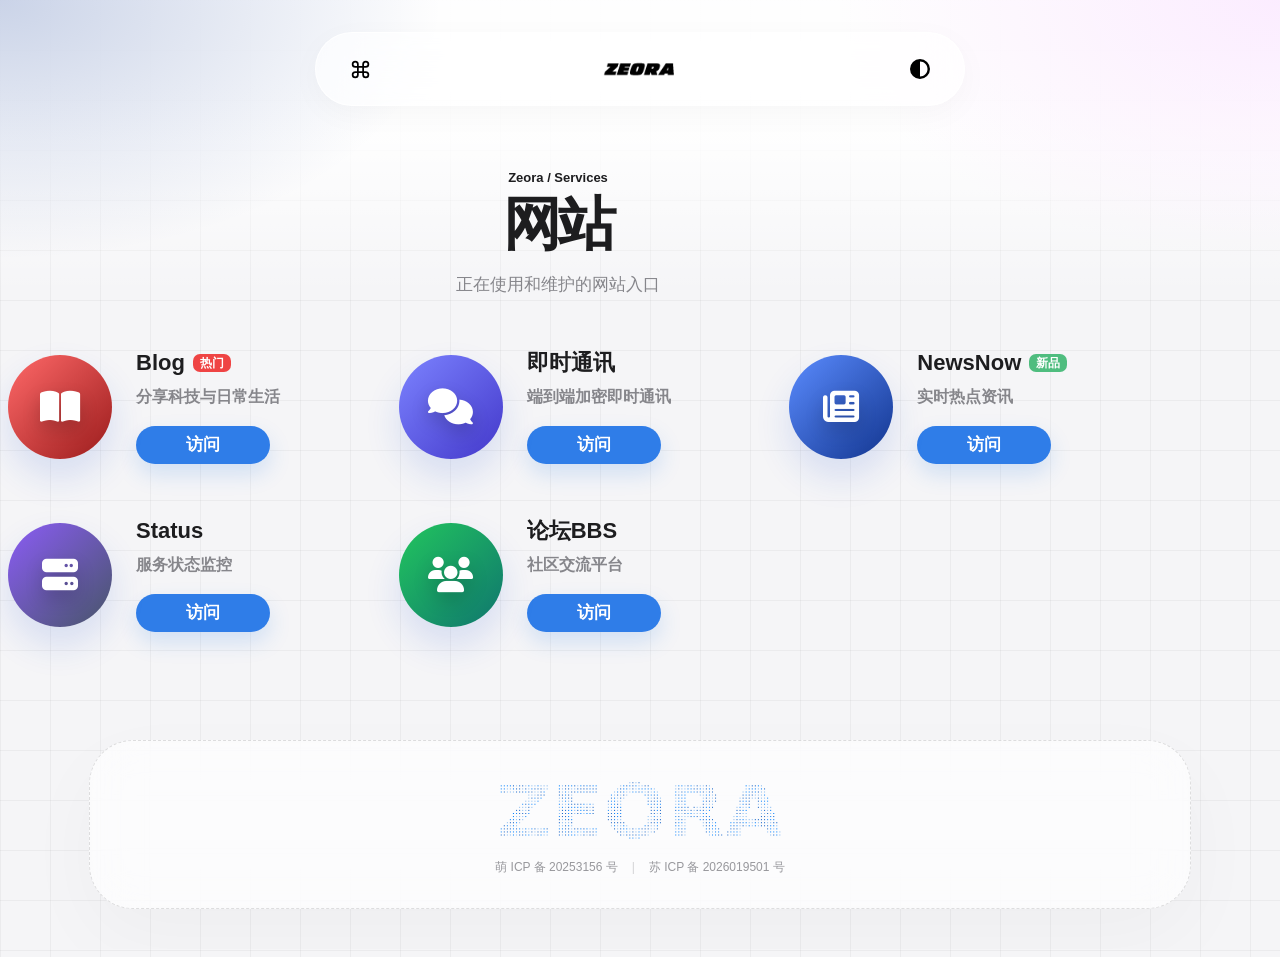
<file: websites.html>
<!DOCTYPE html>
<html lang="zh-CN">
<head>
    <meta charset="UTF-8">
    <meta name="viewport" content="width=device-width, initial-scale=1.0">
    <title>Zeora | Websites</title>
    <link href="https://cdn.bootcdn.net/ajax/libs/twitter-bootstrap/5.3.3/css/bootstrap-grid.min.css" rel="stylesheet">
    <link href="https://cdn.bootcdn.net/ajax/libs/font-awesome/6.5.1/css/all.min.css" rel="stylesheet">
    <link href="https://cdn.bootcdn.net/ajax/libs/tailwindcss/2.2.19/tailwind.min.css" rel="stylesheet">
    <link rel="stylesheet" href="style.css?v=37">
</head>
<body class="antialiased websites-page">
    <!-- 加载动画：与首页一致，页面就绪后由 script.js 释放 -->
    <div id="loading-animation" class="fixed inset-0 flex items-center justify-center transition-opacity duration-500" style="z-index: 9999; background: var(--bg-color);">
        <div class="loader">
            <svg width="100" height="100" viewBox="0 0 100 100">
                <defs>
                    <mask id="clipping">
                        <polygon points="0,0 100,0 100,100 0,100" fill="black"></polygon>
                        <polygon points="25,25 75,25 50,75" fill="white"></polygon>
                        <polygon points="50,25 75,75 25,75" fill="white"></polygon>
                        <polygon points="35,35 65,35 50,65" fill="white"></polygon>
                        <polygon points="35,35 65,35 50,65" fill="white"></polygon>
                        <polygon points="35,35 65,35 50,65" fill="white"></polygon>
                        <polygon points="35,35 65,35 50,65" fill="white"></polygon>
                    </mask>
                </defs>
            </svg>
            <div class="box"></div>
        </div>
    </div>

    <nav class="navbar show">
        <div class="navbar-container">
            <button class="navbar-item nav-menu-toggle" id="nav-menu-toggle" type="button" aria-label="打开菜单" aria-controls="nav-section-menu" aria-expanded="false">
                <img src="img/MdiAppleKeyboardCommand-dark.svg" alt="" class="nav-command-icon nav-command-icon-dark">
                <img src="img/MdiAppleKeyboardCommand-light.svg" alt="" class="nav-command-icon nav-command-icon-light">
            </button>
            <a href="index.html" class="navbar-logo">
                <img src="img/zeora-logo-light.png" alt="Zeora" class="logo-light">
                <img src="img/zeora-logo-dark.png" alt="Zeora" class="logo-dark">
                <span id="nav-music-lyrics" class="nav-music-lyrics">歌词加载中...</span>
                <button id="nav-music-toggle" class="nav-music-toggle" type="button" aria-label="暂停播放">
                    <i class="fa-solid fa-pause"></i>
                </button>
            </a>
            <button class="navbar-item theme-toggle" id="theme-toggle" type="button" aria-label="切换主题">
                <img src="img/theme-toggle-icon.svg" alt="切换主题" class="theme-icon-svg">
            </button>
        </div>
    </nav>

    <div class="nav-sheet-layer" id="nav-sheet-layer" aria-hidden="true" inert>
        <button class="nav-sheet-backdrop" type="button" aria-label="关闭菜单"></button>
        <div class="nav-section-menu" id="nav-section-menu" role="dialog" aria-modal="true" aria-labelledby="nav-sheet-title" tabindex="-1">
            <div class="nav-sheet-handle" aria-hidden="true"></div>
            <h2 id="nav-sheet-title">菜单</h2>
            <div class="nav-sheet-options">
                <a href="websites.html" data-target="websites"><i class="fa-solid fa-globe" aria-hidden="true"></i><span>网站</span></a>
                <a href="gallery.html" data-target="gallery"><i class="fa-solid fa-images" aria-hidden="true"></i><span>相册</span></a>
                <a href="index.html#music" data-target="music"><i class="fa-solid fa-music" aria-hidden="true"></i><span>音乐</span></a>
                <a href="index.html#social" data-target="social"><i class="fa-solid fa-address-card" aria-hidden="true"></i><span>社交</span></a>
                <a href="projects.html" data-target="projects"><i class="fa-solid fa-layer-group" aria-hidden="true"></i><span>项目</span></a>
                <a href="sponsor.html" data-target="sponsor"><i class="fa-solid fa-hand-holding-heart" aria-hidden="true"></i><span>赞助</span></a>
            </div>
            <button class="nav-sheet-cancel" type="button">取消</button>
        </div>
    </div>

    <div id="contact-modal" class="modal-overlay" onclick="closeModal(event)">
        <div class="ios-action-sheet" onclick="event.stopPropagation()">
            <div id="modal-icon" class="mb-4 text-4xl text-gray-800"></div>
            <h3 id="modal-title" class="text-xl font-bold mb-1 text-black">Contact</h3>
            <p id="modal-value" class="text-gray-500 text-sm mb-6 break-all">ID / Link</p>
            <div class="space-y-3">
                <button id="btn-copy" class="action-btn btn-secondary" onclick="handleCopy()"><i class="fa-regular fa-copy mr-2"></i> 复制 ID / 账号</button>
                <button id="btn-go" class="action-btn btn-primary" onclick="handleGo()"><i class="fa-solid fa-arrow-up-right-from-square mr-2"></i> 前往链接</button>
                <button class="text-gray-400 text-sm mt-4 hover:text-gray-600 transition-colors" onclick="closeModalDirect()">取消</button>
            </div>
        </div>
    </div>

    <div class="site-page" id="site-page">
    <main class="container mx-auto px-4 pb-32 websites-main" style="max-width: 1100px; padding-top: 132px;">
        <section id="websites" class="services-section reveal-up active" aria-labelledby="services-title">
            <div class="container mx-auto px-4" style="max-width: 1100px;">
                <div class="services-heading">
                    <p class="services-kicker">Zeora / Services</p>
                    <h1 id="services-title">网站</h1>
                    <p>正在使用和维护的网站入口</p>
                </div>
                <div class="services-grid">
                    <article class="service-item">
                        <div class="service-icon service-icon-blog"><i class="fa-solid fa-book-open"></i></div>
                        <div class="service-content">
                            <div class="service-title-row"><h4>Blog</h4><span class="service-badge hot">热门</span></div>
                            <p>分享科技与日常生活</p>
                            <a href="https://blog.zeora.top" class="service-link" target="_blank" rel="noopener noreferrer">访问</a>
                        </div>
                    </article>
                    <article class="service-item">
                        <div class="service-icon service-icon-chat"><i class="fa-solid fa-comments"></i></div>
                        <div class="service-content">
                            <div class="service-title-row"><h4>即时通讯</h4></div>
                            <p>端到端加密即时通讯</p>
                            <a href="https://chat.315996.xyz/" class="service-link" target="_blank" rel="noopener noreferrer">访问</a>
                        </div>
                    </article>
                    <article class="service-item">
                        <div class="service-icon service-icon-news"><i class="fa-solid fa-newspaper"></i></div>
                        <div class="service-content">
                            <div class="service-title-row"><h4>NewsNow</h4><span class="service-badge new">新品</span></div>
                            <p>实时热点资讯</p>
                            <a href="https://news.zeora.top/" class="service-link" target="_blank" rel="noopener noreferrer">访问</a>
                        </div>
                    </article>
                    <article class="service-item">
                        <div class="service-icon service-icon-status"><i class="fa-solid fa-server"></i></div>
                        <div class="service-content">
                            <div class="service-title-row"><h4>Status</h4></div>
                            <p>服务状态监控</p>
                            <a href="https://status.zeora.top/" class="service-link" target="_blank" rel="noopener noreferrer">访问</a>
                        </div>
                    </article>
                    <article class="service-item">
                        <div class="service-icon service-icon-bbs"><i class="fa-solid fa-users"></i></div>
                        <div class="service-content">
                            <div class="service-title-row"><h4>论坛BBS</h4></div>
                            <p>社区交流平台</p>
                            <a href="https://z-bbs.page.gd/" class="service-link" target="_blank" rel="noopener noreferrer">访问</a>
                        </div>
                    </article>
                </div>
            </div>
        </section>
    </main>

    <footer id="social" class="footer-root">
        <div class="footer-capsule reveal-up">
            <div class="footer-capsule-inner">
                <div class="footer-bottom">
                    <!-- 配置：页脚像素文字；data-pixel-text 会被 script.js 读取并绘制成粒子文字 -->
                    <div class="footer-pixel-drift" data-pixel-text="ZEORA" aria-label="ZEORA pixel drift">
                        <canvas class="footer-pixel-canvas"></canvas>
                    </div>
                    <div class="footer-icp">
                        <!-- 配置：备案链接 1；href 和显示文本分别控制跳转地址与页脚显示备案号 -->
                        <a href="https://icp.gov.moe/?keyword=20253156" target="_blank" rel="noopener noreferrer" class="hover:text-gray-600 transition-colors">
                            萌 ICP 备 20253156 号
                        </a>
                        <span class="footer-icp-divider">|</span>
                        <!-- 配置：备案链接 2；这里是工信部备案跳转和显示文案 -->
                        <a href="https://beian.miit.gov.cn/" target="_blank" rel="noopener noreferrer" class="hover:text-gray-600 transition-colors">
                            苏 ICP 备 2026019501 号
                        </a>
                    </div>
                </div>
            </div>
        </div>
    </footer>
    </div>
    <script src="script.js?v=20"></script>
</body>
</html>
</file>
<file: style.css>
/* =========================================
   Custom Design System (Apple Geek Style)
========================================= */

/* 浅色模式变量 */
:root {
    --bg-color: #f5f5f7; /* 配置：全站浅色背景色，影响 body 和加载层底色 */
    --grid-color: rgba(0, 0, 0, 0.04); /* 配置：背景网格线颜色，透明度越高网格越明显 */
    --text-primary: #1d1d1f; /* 配置：浅色模式主文字颜色，影响标题和正文重点文字 */
    --text-secondary: #86868b; /* 配置：浅色模式次级文字颜色，影响说明文字 */
    --accent-blue: #0071e3; /* 配置：强调蓝色，影响部分链接、按钮或高亮状态 */
    --card-bg: rgba(255, 255, 255, 0.65); /* 配置：卡片背景，影响 bento/service/music/footer 等玻璃卡片 */
    --card-border: rgba(255, 255, 255, 0.8); /* 配置：卡片描边颜色，影响卡片边缘清晰度 */
    --card-shadow: rgba(0, 0, 0, 0.03); /* 配置：卡片默认阴影，影响页面整体立体感 */
    --card-hover-bg: rgba(255, 255, 255, 0.85); /* 配置：卡片 hover 背景，鼠标悬停时使用 */
    --card-hover-shadow: rgba(0, 0, 0, 0.06); /* 配置：卡片 hover 阴影，鼠标悬停时使用 */
    --modal-bg: rgba(255, 255, 255, 0.9); /* 配置：社交弹窗背景色 */
    --modal-overlay: rgba(0, 0, 0, 0.3); /* 配置：社交弹窗背后的遮罩颜色 */
    --btn-secondary-bg: #f2f2f7; /* 配置：弹窗次级按钮背景色 */
    --btn-secondary-hover: #e5e5ea; /* 配置：弹窗次级按钮 hover 背景色 */
    --tag-bg: #f3f4f6; /* 配置：技能标签/小标签背景色 */
    --tag-text: #4b5563; /* 配置：技能标签/小标签文字颜色 */
    --footer-border: #f3f4f6; /* 配置：页脚边框颜色 */
    --timeline-line: #e5e7eb; /* 配置：时间线线条颜色，预留给时间线类模块 */
    --timeline-dot: #d1d5db; /* 配置：时间线节点颜色，预留给时间线类模块 */
    --icon-filter: invert(0%); /* 配置：浅色模式图标滤镜，控制部分 SVG 黑白反转 */
    --music-theme: #A4C9CC; /* 配置：音乐播放器主色，影响进度条和播放器强调色 */
    --music-theme-soft: rgba(164, 201, 204, 0.35); /* 配置：音乐播放器柔和背景色 */
    --music-theme-strong: rgba(164, 201, 204, 0.92); /* 配置：音乐播放器强强调色 */
    --hero-gradient-blue: #0057c2; /* 配置：首屏名字渐变的蓝色端 */
    --hero-gradient-warm: #e85f45; /* 配置：首屏名字渐变的暖色端 */
}

/* 深色模式变量 */
[data-theme="dark"] {
    --bg-color: #0d0d0f; /* 配置：全站深色背景色，切到 dark 主题后使用 */
    --grid-color: rgba(255, 255, 255, 0.03); /* 配置：深色模式背景网格线颜色 */
    --text-primary: #f5f5f7; /* 配置：深色模式主文字颜色 */
    --text-secondary: #a1a1a6; /* 配置：深色模式次级文字颜色 */
    --accent-blue: #0a84ff; /* 配置：深色模式强调蓝色 */
    --card-bg: rgba(30, 30, 32, 0.65); /* 配置：深色模式卡片背景 */
    --card-border: rgba(255, 255, 255, 0.1); /* 配置：深色模式卡片描边 */
    --card-shadow: rgba(0, 0, 0, 0.3); /* 配置：深色模式卡片默认阴影 */
    --card-hover-bg: rgba(40, 40, 42, 0.85); /* 配置：深色模式卡片 hover 背景 */
    --card-hover-shadow: rgba(0, 0, 0, 0.5); /* 配置：深色模式卡片 hover 阴影 */
    --modal-bg: rgba(44, 44, 46, 0.95); /* 配置：深色模式社交弹窗背景 */
    --modal-overlay: rgba(0, 0, 0, 0.6); /* 配置：深色模式弹窗遮罩 */
    --btn-secondary-bg: #3a3a3c; /* 配置：深色模式弹窗次级按钮背景 */
    --btn-secondary-hover: #48484a; /* 配置：深色模式弹窗次级按钮 hover 背景 */
    --tag-bg: #2c2c2e; /* 配置：深色模式技能标签背景 */
    --tag-text: #a1a1a6; /* 配置：深色模式技能标签文字 */
    --footer-border: #2c2c2e; /* 配置：深色模式页脚边框 */
    --timeline-line: #3a3a3c; /* 配置：深色模式时间线线条，预留给时间线类模块 */
    --timeline-dot: #48484a; /* 配置：深色模式时间线节点，预留给时间线类模块 */
    --icon-filter: invert(100%); /* 配置：深色模式图标滤镜，控制部分 SVG 反白 */
    --music-theme: #A4C9CC; /* 配置：深色模式音乐播放器主色 */
    --music-theme-soft: rgba(164, 201, 204, 0.32); /* 配置：深色模式音乐播放器柔和背景色 */
    --music-theme-strong: rgba(164, 201, 204, 0.9); /* 配置：深色模式音乐播放器强强调色 */
    --hero-gradient-blue: #4da3fd; /* 配置：深色模式首屏名字渐变蓝色端 */
    --hero-gradient-warm: #ffe2d2; /* 配置：深色模式首屏名字渐变暖色端 */
}

html,
body {
    min-height: 100%;
}

body {
    min-height: 100vh;
    background-color: var(--bg-color);
    background-image: 
        linear-gradient(var(--grid-color) 1px, transparent 1px),
        linear-gradient(90deg, var(--grid-color) 1px, transparent 1px);
    background-size: 50px 50px; /* 配置：背景网格大小；数值越大网格越疏 */
    color: var(--text-primary);
    font-family: "SF Pro Display", "SF Pro Text", -apple-system, BlinkMacSystemFont, "Segoe UI", Roboto, sans-serif;
    -webkit-font-smoothing: antialiased;
    overflow-x: hidden;
}

/* 隐藏滚动条但保留功能 */
::-webkit-scrollbar { width: 0px; }

/* === 动画系统 (优化版：更加柔和) === */
.reveal-up {
    opacity: 0;
    /* 减少位移距离，从40px改为30px，减少僵硬感 */
    transform: translateY(30px) scale(0.98); 
    /* 使用更平滑的缓动曲线 */
    transition: all 1.0s cubic-bezier(0.2, 0.8, 0.2, 1);
    filter: blur(8px); /* 初始带一点模糊，实现更梦幻的淡入 */
}
.reveal-up.active {
    opacity: 1;
    transform: translateY(0) scale(1);
    filter: blur(0);
}

/* 英雄区个人信息 */
.hero-profile-section {
    min-height: 100vh;
    padding: 96px 24px 80px;
    overflow: hidden;
    align-items: center;
}

.hero-profile-container {
    width: fit-content;
    max-width: 100%;
    margin: 0 auto;
}

.hero-profile-content {
    display: grid;
    grid-template-columns: 150px minmax(0, 1fr);
    gap: clamp(30px, 3.8vw, 56px);
    align-items: center;
}

.hero-avatar {
    width: clamp(118px, 10vw, 150px);
    aspect-ratio: 1;
    border-radius: 50%;
    object-fit: cover;
    box-shadow: 0 20px 52px rgba(74, 111, 143, 0.2);
    transition: transform 0.8s cubic-bezier(0.2, 0.8, 0.2, 1), box-shadow 0.3s ease;
}

.hero-avatar:hover {
    transform: rotate(360deg);
    box-shadow: 0 24px 60px rgba(74, 111, 143, 0.28);
}

.hero-profile-title {
    margin: 0 0 30px;
    color: #282b31;
    font-size: clamp(42px, 4.8vw, 86px);
    font-weight: 800;
    letter-spacing: 0.015em;
    line-height: 1.02;
    text-shadow: 0 1px 0 rgba(255, 255, 255, 0.45);
    transition: all 0.6s cubic-bezier(0.34, 1.56, 0.64, 1);
    opacity: 0;
    transform: translateY(28px) scale(0.96);
    filter: blur(10px);
}

.hero-gradient-name {
    display: inline-block;
    color: transparent;
    background: linear-gradient(90deg, var(--hero-gradient-blue), var(--hero-gradient-warm), var(--hero-gradient-blue));
    background-size: 220% 100%;
    -webkit-background-clip: text;
    background-clip: text;
    animation: heroNameGradient 3.2s ease-in-out infinite;
}

.hero-profile-subtitle {
    max-width: 700px;
    color: rgba(31, 41, 55, 0.68);
    font-size: clamp(16px, 1.12vw, 20px);
    font-weight: 800;
    line-height: 1.65;
    letter-spacing: 0.02em;
    opacity: 0;
    transform: translateY(22px);
    filter: blur(8px);
}

.hero-social-links {
    display: flex;
    align-items: center;
    gap: clamp(8px, 1vw, 15px);
    margin-top: clamp(22px, 2.1vw, 28px);
    flex-wrap: wrap;
}

.hero-link-item {
    display: inline-flex;
    align-items: center;
    justify-content: center;
    color: #515158;
    text-decoration: none;
    border: 1px solid rgba(28, 31, 38, 0.11);
    background: rgba(255, 255, 255, 0.46);
    box-shadow: 0 12px 32px rgba(25, 28, 35, 0.07);
    backdrop-filter: blur(12px) saturate(160%);
    -webkit-backdrop-filter: blur(12px) saturate(160%);
    transition: transform 0.26s ease, box-shadow 0.26s ease, color 0.26s ease, background 0.26s ease, border-color 0.26s ease;
    opacity: 0;
    transform: translateY(16px);
    filter: blur(6px);
}

.hero-link-primary {
    min-width: clamp(108px, 9.2vw, 144px);
    height: clamp(38px, 3.2vw, 44px);
    gap: clamp(6px, 0.65vw, 9px);
    padding: 0 clamp(14px, 1.45vw, 20px);
    border-color: #080b13;
    border-radius: 999px;
    background: #080b13;
    color: #ffffff;
    font-size: clamp(14px, 1vw, 16px);
    font-weight: 900;
    letter-spacing: 0;
    box-shadow: 0 12px 28px rgba(8, 11, 19, 0.16);
}

.hero-link-icon {
    width: clamp(38px, 3.2vw, 44px);
    height: clamp(38px, 3.2vw, 44px);
    border-radius: 50%;
    font-size: clamp(16px, 1.12vw, 18px);
}

.hero-link-primary:hover {
    color: #ffffff;
    background: #111827;
    transform: translateY(-2px);
    box-shadow: 0 18px 40px rgba(8, 11, 19, 0.24);
}

.hero-link-icon:hover {
    color: #080b13;
    border-color: rgba(8, 11, 19, 0.18);
    background: rgba(255, 255, 255, 0.82);
    transform: translateY(-2px);
    box-shadow: 0 12px 30px rgba(25, 28, 35, 0.11);
}

.hero-link-item i {
    line-height: 1;
}

.hero-link-arrow {
    display: inline-flex;
    align-items: center;
    justify-content: center;
    margin-top: -0.18em;
    font-size: 0.82em;
    font-weight: 900;
    line-height: 1;
}

body.hero-ready .hero-link-item {
    animation: heroLinkEnter 0.7s cubic-bezier(0.2, 0.8, 0.2, 1) 0.3s forwards;
}

body.hero-ready .hero-link-item:nth-child(2) {
    animation-delay: 0.4s;
}

body.hero-ready .hero-link-item:nth-child(3) {
    animation-delay: 0.5s;
}

@keyframes heroLinkEnter {
    from {
        opacity: 0;
        transform: translateY(16px);
        filter: blur(6px);
    }
    to {
        opacity: 1;
        transform: translateY(0);
        filter: blur(0);
    }
}

body.hero-ready .hero-profile-title {
    animation: heroTitleEnter 0.95s cubic-bezier(0.2, 0.8, 0.2, 1) forwards;
}

body.hero-ready .hero-profile-subtitle {
    animation: heroSubtitleEnter 0.9s cubic-bezier(0.2, 0.8, 0.2, 1) 0.18s forwards;
}






@keyframes heroTitleEnter {
    to {
        opacity: 1;
        transform: translateY(0) scale(1);
        filter: blur(0);
    }
}

@keyframes heroSubtitleEnter {
    to {
        opacity: 1;
        transform: translateY(0);
        filter: blur(0);
    }
}

@keyframes heroNameGradient {
    0% { background-position: 0% 50%; }
    50% { background-position: 100% 50%; }
    100% { background-position: 0% 50%; }
}

.hero-scroll-indicator {
    position: absolute;
    left: 0;
    right: 0;
    bottom: 48px;
    display: flex;
    justify-content: center;
    animation: heroArrowBounce 1s infinite;
}

@keyframes heroArrowBounce {
    0%, 100% {
        transform: translateY(-25%);
        animation-timing-function: cubic-bezier(0.8, 0, 1, 1);
    }
    50% {
        transform: translateY(0);
        animation-timing-function: cubic-bezier(0, 0, 0.2, 1);
    }
}

[data-theme="dark"] .hero-profile-title {
    color: var(--text-primary);
}

[data-theme="dark"] .hero-profile-subtitle {
    color: rgba(245, 245, 247, 0.62);
}

[data-theme="dark"] .hero-link-item {
    color: rgba(245, 245, 247, 0.74);
    border-color: rgba(255, 255, 255, 0.12);
    background: rgba(24, 24, 27, 0.66);
    box-shadow: 0 14px 36px rgba(0, 0, 0, 0.28);
}

[data-theme="dark"] .hero-link-primary {
    color: #0b0d12;
    border-color: #f5f5f7;
    background: #f5f5f7;
    box-shadow: 0 22px 52px rgba(0, 0, 0, 0.38);
}

[data-theme="dark"] .hero-link-primary:hover {
    color: #0b0d12;
    background: #ffffff;
}

[data-theme="dark"] .hero-link-icon:hover {
    color: #ffffff;
    border-color: rgba(255, 255, 255, 0.2);
    background: rgba(44, 44, 48, 0.9);
}








@media (max-width: 768px) {
    .hero-profile-section {
        padding: 112px 22px 72px;
        justify-content: center;
    }

    .hero-profile-content {
        grid-template-columns: 1fr;
        gap: 28px;
        text-align: center;
        justify-items: center;
    }

    .hero-profile-title {
        margin-bottom: 22px;
        letter-spacing: 0.01em;
    }

    .hero-profile-subtitle {
        font-size: 18px;
        line-height: 1.75;
    }

    .hero-social-links {
        justify-content: center;
        gap: 6px;
        margin-top: 22px;
    }

    .hero-link-primary {
        min-width: min(34vw, 122px);
        height: 36px;
        padding: 0 12px;
        font-size: 13px;
    }

    .hero-link-icon {
        width: 36px;
        height: 36px;
        font-size: 16px;
    }





}

/* === Bento 卡片样式 (核心) === */
.bento-card {
    background: var(--card-bg);
    backdrop-filter: blur(25px) saturate(180%);
    -webkit-backdrop-filter: blur(25px) saturate(180%);
    border: 1px solid var(--card-border);
    box-shadow: 0 8px 32px var(--card-shadow);
    border-radius: 24px;
    transition: transform 0.4s cubic-bezier(0.25, 0.8, 0.25, 1), box-shadow 0.4s ease, background 0.3s ease;
    height: 100%;
    overflow: hidden;
    position: relative;
}

.bento-card:hover {
    transform: translateY(-4px) scale(1.005);
    box-shadow: 0 16px 48px var(--card-hover-shadow);
    background: var(--card-hover-bg);
    z-index: 10;
}

/* About card grid */
.about-section {
    padding: 18px 0 104px;
    scroll-margin-top: 150px;
}

.about-card-grid {
    display: grid;
    grid-template-columns: repeat(12, minmax(0, 1fr));
    gap: 18px;
}

.about-card {
    position: relative;
    min-height: 300px;
    grid-column: span 6;
    display: flex;
    flex-direction: column;
    justify-content: space-between;
    overflow: hidden;
    padding: clamp(24px, 3.2vw, 42px);
    border: 1px solid rgba(46, 81, 130, 0.13);
    border-radius: 24px;
    background: rgba(255, 255, 255, 0.84);
    box-shadow: 0 16px 42px rgba(51, 75, 108, 0.08);
    color: var(--text-primary);
    transition: transform 0.42s cubic-bezier(0.16, 1, 0.3, 1), box-shadow 0.42s ease, border-color 0.3s ease;
}

.about-card:hover {
    transform: translateY(-5px);
    border-color: rgba(0, 113, 227, 0.26);
    box-shadow: 0 24px 58px rgba(51, 75, 108, 0.14);
}

.about-card-span-5 { grid-column: span 5; }
.about-card-span-7 { grid-column: span 7; }

.about-card-kicker {
    color: rgba(29, 29, 31, 0.56);
    font-size: 14px;
    font-weight: 700;
    letter-spacing: 0.02em;
}

.about-card h2,
.about-card h3,
.about-card p {
    position: relative;
    z-index: 1;
    margin: 0;
}

.about-card h2 {
    max-width: 9ch;
    margin-top: auto;
    font-size: clamp(2.7rem, 5vw, 5.6rem);
    font-weight: 800;
    line-height: 0.98;
    letter-spacing: -0.045em;
}

.about-card h3 {
    max-width: 13ch;
    margin-top: auto;
    font-size: clamp(2rem, 3.8vw, 4.2rem);
    font-weight: 800;
    line-height: 1.03;
    letter-spacing: -0.035em;
}

.about-card p {
    max-width: 34ch;
    margin-top: 20px;
    color: var(--text-secondary);
    font-size: 16px;
    line-height: 1.7;
}

.about-card-intro {
    min-height: 360px;
    justify-content: flex-start;
    background: linear-gradient(118deg, #5427ff 0%, #2b78f0 100%);
    border-color: transparent;
    color: #fff;
    box-shadow: 0 22px 55px rgba(58, 73, 205, 0.25);
}

.about-card-intro::after {
    position: absolute;
    right: -70px;
    bottom: -105px;
    width: 330px;
    height: 330px;
    border: 1px solid rgba(255, 255, 255, 0.2);
    border-radius: 50%;
    content: '';
    box-shadow: 0 0 0 28px rgba(255, 255, 255, 0.045), 0 0 0 56px rgba(255, 255, 255, 0.035);
}

.about-card-intro .about-card-kicker,
.about-card-intro p { color: rgba(255, 255, 255, 0.78); }
.about-card-intro h2 {
    max-width: none;
    margin-top: 42px;
    font-size: clamp(3rem, 6vw, 6rem);
    letter-spacing: -0.055em;
}

.about-card-pursuit {
    min-height: 360px;
    background: #fff;
}

.about-card-pursuit h3 {
    max-width: 8ch;
    font-size: clamp(2.6rem, 4.4vw, 5rem);
}

.about-card-pursuit h3::after {
    display: block;
    width: 82px;
    height: 8px;
    margin-top: 12px;
    border-radius: 999px;
    background: #ff746c;
    content: '';
}

.about-card-skills {
    min-height: 360px;
    background: #fbfcff;
}

.about-card-skills h3 {
    margin-top: 48px;
    font-size: clamp(2.2rem, 4vw, 4.4rem);
}

.about-skill-list {
    display: flex;
    flex-wrap: wrap;
    gap: 12px;
    margin-top: 36px;
}

.about-skill-list span {
    display: inline-flex;
    align-items: center;
    min-height: 42px;
    padding: 0 16px;
    border: 1px solid rgba(0, 113, 227, 0.14);
    border-radius: 999px;
    background: rgba(0, 113, 227, 0.06);
    color: var(--accent-blue);
    font-size: 14px;
    font-weight: 700;
}

.about-card-focus {
    min-height: 360px;
    background: #fff4f2;
}

.about-card-focus h3 { color: #e75c52; }

.about-card-photo {
    min-height: 330px;
    justify-content: flex-end;
    padding: 0;
    background: #dae8f2;
}

.about-card-photo::after {
    position: absolute;
    inset: 42% 0 0;
    background: linear-gradient(180deg, transparent, rgba(10, 24, 39, 0.64));
    content: '';
}

.about-card-photo img {
    width: 100%;
    height: 100%;
    min-height: 330px;
    object-fit: cover;
}

.about-photo-caption {
    position: absolute;
    right: 26px;
    bottom: 24px;
    left: 26px;
    z-index: 1;
    color: #fff;
    font-size: 15px;
    font-weight: 700;
}

.about-card-motto {
    min-height: 330px;
    background: #fff;
}

.about-card-motto h3 {
    max-width: 12ch;
    font-size: clamp(2.4rem, 4.2vw, 4.8rem);
}

.about-card-motto p {
    margin-top: 24px;
    color: #2d9d7a;
    font-weight: 700;
}

.about-card-interests {
    min-height: 290px;
    background: #15181c;
    color: #fff;
}

.about-card-interests .about-card-kicker,
.about-card-interests p { color: rgba(255, 255, 255, 0.66); }
.about-card-interests h3 {
    max-width: none;
    margin-top: 34px;
    font-size: clamp(2.2rem, 4vw, 4rem);
}

.about-interest-icons {
    display: flex;
    gap: 14px;
    margin-top: 24px;
}

.about-interest-icons i {
    display: grid;
    width: 44px;
    height: 44px;
    place-items: center;
    border-radius: 14px;
    background: rgba(255, 255, 255, 0.12);
    color: #85c8ff;
    font-size: 18px;
}

.about-card-now {
    min-height: 290px;
    background: #edf8f2;
}

.about-card-now h3 {
    max-width: 10ch;
    color: #278f70;
}

[data-theme="dark"] .about-card {
    background: rgba(30, 30, 32, 0.88);
    border-color: rgba(255, 255, 255, 0.1);
    box-shadow: 0 18px 44px rgba(0, 0, 0, 0.28);
}

[data-theme="dark"] .about-card-intro { background: linear-gradient(118deg, #5c38ef 0%, #1d83ef 100%); border-color: transparent; }
[data-theme="dark"] .about-card-pursuit,
[data-theme="dark"] .about-card-motto { background: #242426; }
[data-theme="dark"] .about-card-skills { background: #20262e; }
[data-theme="dark"] .about-card-focus { background: #352322; }
[data-theme="dark"] .about-card-now { background: #1f3028; }
[data-theme="dark"] .about-card-kicker { color: rgba(245, 245, 247, 0.58); }

@media (max-width: 860px) {
    .about-card-span-5,
    .about-card-span-7 { grid-column: span 6; }
    .about-card-intro,
    .about-card-skills,
    .about-card-interests { grid-column: span 12; }
}

@media (max-width: 600px) {
    .about-section { padding: 10px 0 72px; }
    .about-card-grid { gap: 14px; }
    .about-card,
    .about-card-span-5,
    .about-card-span-7 {
        grid-column: span 12;
        min-height: 270px;
        border-radius: 20px;
        padding: 24px;
    }
    .about-card-intro { min-height: 320px; }
    .about-card-photo { padding: 0; }
    .about-card-photo img { min-height: 270px; }
}

/* 网站 / 项目页统一顶部背景：两侧有色，中间留白，向下淡出为网格 */
.websites-page,
.projects-page {
    background-color: var(--bg-color);
    background-repeat: no-repeat, no-repeat, no-repeat, repeat, repeat;
    background-position: top, top, top, 0 0, 0 0;
    background-size: 100% 420px, 100% 420px, 100% 420px, 50px 50px, 50px 50px;
}

.websites-page {
    background-image:
        radial-gradient(ellipse 48% 360px at 0% 0%, rgba(19, 60, 153, 0.22), transparent 72%),
        radial-gradient(ellipse 48% 360px at 100% 0%, rgba(251, 234, 255, 0.88), transparent 72%),
        linear-gradient(180deg, rgba(255, 255, 255, 0.94) 0%, rgba(255, 255, 255, 0.86) 34%, transparent 70%),
        linear-gradient(var(--grid-color) 1px, transparent 1px),
        linear-gradient(90deg, var(--grid-color) 1px, transparent 1px);
}

.projects-page {
    background-image:
        radial-gradient(ellipse 48% 360px at 0% 0%, rgba(251, 92, 43, 0.16), transparent 72%),
        radial-gradient(ellipse 48% 360px at 100% 0%, rgba(255, 232, 37, 0.22), transparent 72%),
        linear-gradient(180deg, rgba(255, 255, 255, 0.94) 0%, rgba(255, 255, 255, 0.86) 34%, transparent 70%),
        linear-gradient(var(--grid-color) 1px, transparent 1px),
        linear-gradient(90deg, var(--grid-color) 1px, transparent 1px);
}

.websites-page .site-page {
    background: transparent;
}

[data-theme="dark"] .websites-page {
    background-image:
        radial-gradient(ellipse 48% 360px at 0% 0%, rgba(77, 163, 253, 0.2), transparent 72%),
        radial-gradient(ellipse 48% 360px at 100% 0%, rgba(180, 120, 210, 0.2), transparent 72%),
        linear-gradient(180deg, rgba(13, 13, 15, 0.16) 0%, rgba(13, 13, 15, 0.08) 34%, transparent 70%),
        linear-gradient(var(--grid-color) 1px, transparent 1px),
        linear-gradient(90deg, var(--grid-color) 1px, transparent 1px);
}

/* 服务入口区域 */
.services-section {
    position: relative;
    padding: 30px 0 92px;
    scroll-margin-top: 150px;
    background: transparent;
}

.services-section::before { display: none; }

/* 网站 / 项目页统一标题栏：间距、字号、行高、动效保持一致 */
.services-heading,
.projects-heading-block {
    margin: 0 auto 52px;
    text-align: center;
}

.services-kicker,
.projects-kicker {
    margin: 0 0 8px;
    font-size: 13px;
    font-weight: 700;
}

.services-kicker,
.projects-kicker { color: var(--text-primary); }

.services-heading h1,
.projects-heading-block h1 {
    margin: 0;
    color: var(--text-primary);
    font-size: clamp(36px, 5vw, 58px);
    font-weight: 850;
    letter-spacing: -0.05em;
    line-height: 1.08;
}

/* 兜底统一：无论标题是否带其他类，网站 / 项目 / 赞助页主标题尺寸保持一致 */
#services-title,
#projects-title,
#sponsor-title {
    font-size: clamp(36px, 5vw, 58px);
    font-weight: 850;
    letter-spacing: -0.05em;
    line-height: 1.08;
}

.services-heading p:not(.services-kicker),
.projects-heading-block > p:last-child {
    max-width: 620px;
    margin: 16px auto 0;
    color: var(--text-secondary);
    font-size: 17px;
    line-height: 1.55;
}

/* 顶部标题入场动效：小标签、主标题、说明依次淡入上移 */
.services-heading > *,
.projects-heading-block > * {
    animation: page-heading-enter 0.85s cubic-bezier(0.2, 0.8, 0.2, 1) both;
}

.services-heading > *:nth-child(1),
.projects-heading-block > *:nth-child(1) { animation-delay: 0.06s; }

.services-heading > *:nth-child(2),
.projects-heading-block > *:nth-child(2) { animation-delay: 0.16s; }

.services-heading > *:nth-child(3),
.projects-heading-block > *:nth-child(3) { animation-delay: 0.26s; }

@keyframes page-heading-enter {
    from {
        opacity: 0;
        transform: translateY(16px);
        filter: blur(6px);
    }
    to {
        opacity: 1;
        transform: translateY(0);
        filter: blur(0);
    }
}

@media (prefers-reduced-motion: reduce) {
    .services-heading > *,
    .projects-heading-block > * {
        animation: none;
    }
}

.services-count {
    display: block;
    margin-top: 14px;
    color: var(--text-secondary);
    font-size: 13px;
    font-weight: 700;
}

/* 项目页标题保持正文色，暖色渐变用于页面四周的轻微环境光 */
.projects-heading { color: var(--text-primary); }

.projects-page {
    background-color: var(--bg-color);
    background-image:
        radial-gradient(ellipse 48% 360px at 0% 0%, rgba(251, 92, 43, 0.16), transparent 72%),
        radial-gradient(ellipse 48% 360px at 100% 0%, rgba(255, 232, 37, 0.2), transparent 72%),
        linear-gradient(180deg, rgba(13, 13, 15, 0.08) 0%, rgba(13, 13, 15, 0.04) 34%, transparent 70%),
        linear-gradient(var(--grid-color) 1px, transparent 1px),
        linear-gradient(90deg, var(--grid-color) 1px, transparent 1px);
}

[data-theme="dark"] .projects-page {
    background-image:
        radial-gradient(ellipse 48% 360px at 0% 0%, rgba(251, 92, 43, 0.2), transparent 72%),
        radial-gradient(ellipse 48% 360px at 100% 0%, rgba(255, 232, 37, 0.13), transparent 72%),
        linear-gradient(180deg, rgba(13, 13, 15, 0.22) 0%, rgba(13, 13, 15, 0.08) 34%, transparent 70%),
        linear-gradient(var(--grid-color) 1px, transparent 1px),
        linear-gradient(90deg, var(--grid-color) 1px, transparent 1px);
}

.projects-main {
    width: min(1100px, calc(100% - 32px));
    margin: 0 auto;
    padding: 132px 0 92px;
}

.projects-section { scroll-margin-top: 130px; }

.projects-grid {
    display: grid;
    grid-template-columns: repeat(3, minmax(0, 1fr));
    gap: clamp(14px, 2vw, 22px);
}

.project-card {
    position: relative;
    display: flex;
    min-height: 0;
    flex-direction: column;
    gap: 18px;
    padding: 14px;
    overflow: hidden;
    border: 1px solid var(--card-border);
    border-radius: 22px;
    background: var(--card-bg);
    box-shadow: 0 16px 42px var(--card-shadow);
    transition: transform 240ms ease, box-shadow 240ms ease;
}

.project-card:hover { border-color: var(--accent-blue); box-shadow: 0 20px 52px var(--card-hover-shadow), 0 0 0 3px var(--card-shadow); }
.project-card-featured { background: var(--card-bg); }
.project-cover {
    display: grid;
    aspect-ratio: 1.72;
    place-items: center;
    overflow: hidden;
    border-radius: 14px;
    color: rgba(255, 255, 255, 0.9);
    font-size: 14px;
    font-weight: 800;
    letter-spacing: 0.08em;
    background-size: cover;
    background-position: center;
}

/* 配置：后续填充项目封面时，可直接替换 background-image，并按封面调整配色。 */
.project-cover-01 { background: linear-gradient(135deg, #fb5c2b, #ffe825); }
.project-cover-02 { background: linear-gradient(135deg, #133c99, #fbeaff); }
.project-cover-03 { background: linear-gradient(135deg, #5d35e8, #f0a1ff); }
.project-cover-04 { background: linear-gradient(135deg, #168f9e, #b9f5e8); }
.project-cover-05 { background: linear-gradient(135deg, #e25a91, #ffd1e3); }
.project-cover-06 { background: linear-gradient(135deg, #2b7de9, #b9ddff); }
.project-card-body { padding: 0 8px; }
.project-card h2 { margin: 0; color: var(--text-primary); font-size: clamp(24px, 2.8vw, 36px); font-weight: 850; letter-spacing: -0.045em; }
.project-card-body p { max-width: 34ch; margin: 10px 0 0; color: var(--text-secondary); line-height: 1.6; }
.project-card > a {
    display: inline-flex;
    align-items: center;
    align-self: flex-start;
    gap: 7px;
    margin: auto 8px 4px;
    padding: 9px 17px;
    border: 1.5px solid var(--card-border);
    border-radius: 999px;
    background: var(--card-bg);
    color: var(--text-primary);
    font-size: 13px;
    font-weight: 800;
    line-height: 1;
    text-decoration: none;
    box-shadow: 0 3px 12px rgba(29, 29, 31, 0.08);
    transition: background 180ms ease, border-color 180ms ease, box-shadow 180ms ease;
}
.project-card > a:hover,
.project-card > a:focus-visible {
    border-color: var(--text-primary);
    background: var(--text-primary);
    color: var(--bg-color);
    box-shadow: 0 0 0 4px var(--card-shadow), 0 6px 16px rgba(29, 29, 31, 0.12);
}
.project-card > a i {
    color: currentColor;
    transition: color 180ms ease, transform 180ms ease;
}
.project-card > a:hover i,
.project-card > a:focus-visible i {
    color: currentColor;
    transform: translateX(2px);
}
.project-card:hover .project-cover { transform: scale(1.015); }
.project-cover { transition: transform 280ms ease; }

/* =========================================
   产品详情页 (App Detail)
========================================= */
/* 顶部满屏渐变：从产品主题色向下淡出为页面底色，并保留网格 */
.app-detail-page {
    --app-theme: #3aa76d; /* 兜底主题色，页面 body 上可用内联变量覆盖 */
    background-color: var(--bg-color);
    background-image:
        linear-gradient(180deg,
            color-mix(in srgb, var(--app-theme) 42%, var(--bg-color)) 0%,
            color-mix(in srgb, var(--app-theme) 22%, var(--bg-color)) 24%,
            color-mix(in srgb, var(--app-theme) 8%, var(--bg-color)) 46%,
            transparent 66%),
        linear-gradient(var(--grid-color) 1px, transparent 1px),
        linear-gradient(90deg, var(--grid-color) 1px, transparent 1px);
    background-repeat: no-repeat, repeat, repeat;
    background-size: 100% 100%, 50px 50px, 50px 50px;
}

.app-detail-main {
    width: min(720px, calc(100% - 32px));
    margin: 0 auto;
    padding: 148px 0 96px;
}

.app-detail-section { scroll-margin-top: 130px; }

.app-detail-header {
    display: flex;
    align-items: center;
    gap: clamp(18px, 3vw, 26px);
    margin-bottom: clamp(34px, 5vw, 54px);
}

.app-detail-icon {
    flex-shrink: 0;
    width: clamp(88px, 14vw, 116px);
    aspect-ratio: 1;
    border-radius: 50%;
    object-fit: cover;
    box-shadow: 0 18px 40px color-mix(in srgb, var(--app-theme) 30%, transparent);
}

.app-detail-type {
    margin: 0 0 6px;
    color: var(--text-secondary);
    font-size: 14px;
    font-weight: 800;
}

.app-detail-title h1 {
    margin: 0;
    color: var(--text-primary);
    font-size: clamp(40px, 6vw, 62px);
    font-weight: 850;
    letter-spacing: -0.05em;
    line-height: 1.05;
}

/* 下载按钮：整宽胶囊，主题色背景 */
.app-download-btn {
    display: flex;
    align-items: center;
    justify-content: center;
    gap: 10px;
    width: 100%;
    padding: 17px 24px;
    border-radius: 999px;
    background: color-mix(in srgb, var(--app-theme) 58%, var(--bg-color));
    color: var(--text-primary);
    font-size: 17px;
    font-weight: 800;
    letter-spacing: 0.04em;
    text-decoration: none;
    box-shadow: 0 14px 32px color-mix(in srgb, var(--app-theme) 24%, transparent);
    transition: background 200ms ease, transform 200ms ease, box-shadow 200ms ease;
}

.app-download-btn:hover,
.app-download-btn:focus-visible {
    background: color-mix(in srgb, var(--app-theme) 74%, var(--bg-color));
    transform: translateY(-1px);
    box-shadow: none;
}

/* 应用截图：横向滑动展示 */
.app-shots {
    display: flex;
    gap: 12px;
    margin-top: clamp(30px, 5vw, 46px);
    padding-bottom: 8px;
    overflow-x: auto;
    scroll-snap-type: x mandatory;
    -webkit-overflow-scrolling: touch;
    scrollbar-width: none;
}

.app-shots::-webkit-scrollbar { display: none; }

/* 截图按图片原始比例自适应：只限制高度，宽度自动 */
.app-shot {
    flex: 0 0 auto;
    height: clamp(240px, 42vh, 360px);
    width: auto;
    max-width: none;
    scroll-snap-align: start;
    border: 1px solid var(--card-border);
    border-radius: 16px;
    background-color: var(--card-bg);
    object-fit: contain;
    box-shadow: 0 8px 22px var(--card-shadow);
}

.app-shots[hidden] { display: none; }

.app-download-btn i { font-size: 19px; }

/* 相关链接 */
.app-links-block,
.app-changelog-block { margin-top: clamp(36px, 6vw, 64px); }

.app-changelog-block[hidden],
.app-links-block[hidden] { display: none; }

.app-changelog-block h2 {
    margin: 0 0 14px;
    color: var(--text-primary);
    font-size: 20px;
    font-weight: 850;
    letter-spacing: -0.02em;
}

.app-changelog-list {
    display: flex;
    flex-direction: column;
    gap: 10px;
}

.app-changelog-item {
    padding: 15px 18px;
    border: 1px solid var(--card-border);
    border-radius: 18px;
    background: var(--card-bg);
    box-shadow: 0 8px 22px var(--card-shadow);
}

.app-changelog-version {
    margin: 0;
    color: var(--text-primary);
    font-size: 14px;
    font-weight: 800;
}

.app-changelog-content {
    margin: 6px 0 0;
    color: var(--text-secondary);
    font-size: 14px;
    line-height: 1.6;
}

.app-links-block h2 {
    margin: 0 0 14px;
    color: var(--text-primary);
    font-size: 20px;
    font-weight: 850;
    letter-spacing: -0.02em;
}

.app-links-list {
    display: flex;
    flex-direction: column;
    gap: 10px;
}

.app-link-row {
    display: flex;
    align-items: center;
    gap: 12px;
    padding: 15px 18px;
    border-radius: 18px;
    background: var(--card-bg);
    border: 1px solid var(--card-border);
    color: var(--text-primary);
    font-size: 15px;
    font-weight: 700;
    text-decoration: none;
    box-shadow: 0 8px 22px var(--card-shadow);
    transition: background 180ms ease, border-color 180ms ease, box-shadow 180ms ease;
}

.app-link-row > i:first-child { font-size: 20px; color: var(--text-primary); }

.app-link-row > i:last-child {
    margin-left: auto;
    font-size: 14px;
    color: var(--text-secondary);
    transition: color 180ms ease, transform 180ms ease;
}

.app-link-row:hover,
.app-link-row:focus-visible {
    border-color: var(--text-primary);
    box-shadow: 0 12px 28px var(--card-hover-shadow);
}

.app-link-row:hover > i:last-child,
.app-link-row:focus-visible > i:last-child {
    color: var(--text-primary);
    transform: translate(2px, -2px);
}

/* 深色模式：渐变与按钮适配深色底 */
[data-theme="dark"] .app-detail-page {
    background-image:
        linear-gradient(180deg,
            color-mix(in srgb, var(--app-theme) 30%, var(--bg-color)) 0%,
            color-mix(in srgb, var(--app-theme) 16%, var(--bg-color)) 24%,
            color-mix(in srgb, var(--app-theme) 6%, var(--bg-color)) 46%,
            transparent 66%),
        linear-gradient(var(--grid-color) 1px, transparent 1px),
        linear-gradient(90deg, var(--grid-color) 1px, transparent 1px);
}

[data-theme="dark"] .app-download-btn {
    background: color-mix(in srgb, var(--app-theme) 34%, var(--bg-color));
}

[data-theme="dark"] .app-download-btn:hover,
[data-theme="dark"] .app-download-btn:focus-visible {
    background: color-mix(in srgb, var(--app-theme) 46%, var(--bg-color));
}

/* 下载弹窗：横屏悬浮面板 */
.download-modal {
    position: fixed;
    inset: 0;
    z-index: 1200;
    display: grid;
    place-items: center;
    padding: 24px;
}

.download-modal[hidden] { display: none; }

.download-modal-backdrop {
    position: absolute;
    inset: 0;
    background: var(--modal-overlay);
    backdrop-filter: blur(4px);
    -webkit-backdrop-filter: blur(4px);
    animation: download-backdrop-in 220ms ease both;
}

@keyframes download-backdrop-in {
    from { opacity: 0; }
    to { opacity: 1; }
}

@keyframes download-backdrop-out {
    from { opacity: 1; }
    to { opacity: 0; }
}

.download-sheet {
    position: relative;
    width: min(560px, 100%);
    max-height: min(76vh, 560px);
    overflow-y: auto;
    padding: 22px;
    border: 1px solid var(--card-border);
    border-radius: 24px;
    background: var(--modal-bg);
    box-shadow: 0 24px 60px rgba(0, 0, 0, 0.18);
    animation: download-sheet-in 260ms cubic-bezier(0.16, 1, 0.3, 1);
}

@keyframes download-sheet-in {
    from { opacity: 0; transform: translateY(14px) scale(0.98); }
    to { opacity: 1; transform: translateY(0) scale(1); }
}

@keyframes download-sheet-out {
    from { opacity: 1; transform: translateY(0) scale(1); }
    to { opacity: 0; transform: translateY(10px) scale(0.98); }
}

/* 关闭时的退出动画 */
.download-modal.is-closing .download-sheet {
    animation: download-sheet-out 180ms ease both;
}

.download-modal.is-closing .download-modal-backdrop {
    animation: download-backdrop-out 180ms ease both;
}

/* 二级页面切换动画 */
.download-pane {
    animation: download-pane-in-left 260ms cubic-bezier(0.16, 1, 0.3, 1) both;
}

.download-pane-source {
    animation-name: download-pane-in-right;
}

@keyframes download-pane-in-left {
    from { opacity: 0; transform: translateX(-18px); }
    to { opacity: 1; transform: translateX(0); }
}

@keyframes download-pane-in-right {
    from { opacity: 0; transform: translateX(18px); }
    to { opacity: 1; transform: translateX(0); }
}

/* 列表项依次淡入 */
.download-option,
.download-source {
    animation: download-row-in 260ms cubic-bezier(0.16, 1, 0.3, 1) both;
}

.download-system-list > *:nth-child(1),
.download-source-list > *:nth-child(1) { animation-delay: 0.04s; }
.download-system-list > *:nth-child(2),
.download-source-list > *:nth-child(2) { animation-delay: 0.09s; }
.download-system-list > *:nth-child(3),
.download-source-list > *:nth-child(3) { animation-delay: 0.14s; }
.download-system-list > *:nth-child(4),
.download-source-list > *:nth-child(4) { animation-delay: 0.19s; }

@keyframes download-row-in {
    from { opacity: 0; transform: translateY(8px); }
    to { opacity: 1; transform: translateY(0); }
}

.download-sheet-head {
    display: flex;
    align-items: center;
    justify-content: space-between;
    margin-bottom: 16px;
}

.download-sheet-head h2 {
    margin: 0;
    color: var(--text-primary);
    font-size: 19px;
    font-weight: 850;
    letter-spacing: -0.02em;
}

.download-close {
    display: grid;
    width: 34px;
    height: 34px;
    place-items: center;
    border: none;
    border-radius: 50%;
    background: var(--btn-secondary-bg);
    color: var(--text-primary);
    cursor: pointer;
    transition: background 180ms ease;
}

.download-close:hover { background: var(--btn-secondary-hover); }

.download-pane[hidden] { display: none; }

.download-pane-tip {
    margin: 0 0 12px;
    color: var(--text-secondary);
    font-size: 13px;
    font-weight: 700;
}

/* 第一级：系统 / 设备，横屏两列 */
.download-system-list {
    display: grid;
    grid-template-columns: repeat(2, minmax(0, 1fr));
    gap: 10px;
}

.download-option {
    display: flex;
    align-items: center;
    gap: 10px;
    padding: 14px 16px;
    border: 1px solid var(--card-border);
    border-radius: 16px;
    background: var(--card-bg);
    color: var(--text-primary);
    font-size: 14px;
    font-weight: 800;
    text-align: left;
    cursor: pointer;
    transition: border-color 180ms ease, box-shadow 180ms ease;
}

.download-option i:first-child { font-size: 18px; }
.download-option > i:last-child { margin-left: auto; color: var(--text-secondary); font-size: 13px; }

.download-option:hover {
    border-color: var(--accent-blue);
    box-shadow: 0 10px 24px var(--card-hover-shadow);
}

/* 第二级：下载来源 */
.download-back {
    display: inline-flex;
    align-items: center;
    gap: 7px;
    margin-bottom: 14px;
    padding: 7px 13px;
    border: 1px solid var(--card-border);
    border-radius: 999px;
    background: var(--card-bg);
    color: var(--text-primary);
    font-size: 13px;
    font-weight: 800;
    cursor: pointer;
}

.download-back:hover { border-color: var(--text-primary); }

.download-source-title {
    margin: 0 0 12px;
    color: var(--text-primary);
    font-size: 15px;
    font-weight: 800;
}

.download-source-list {
    display: flex;
    flex-direction: column;
    gap: 10px;
}

.download-source {
    display: flex;
    align-items: center;
    gap: 12px;
    padding: 14px 16px;
    border: 1px solid var(--card-border);
    border-radius: 16px;
    background: var(--card-bg);
    color: var(--text-primary);
    font-size: 14px;
    font-weight: 700;
    text-decoration: none;
    transition: border-color 180ms ease, box-shadow 180ms ease;
}

.download-source i:first-child { font-size: 18px; }
.download-source > i:last-child { margin-left: auto; color: var(--text-secondary); font-size: 13px; }

.download-source:hover {
    border-color: var(--accent-blue);
    box-shadow: 0 10px 24px var(--card-hover-shadow);
}

.download-source-label {
    display: flex;
    flex-direction: column;
    gap: 3px;
}

.download-source-note {
    color: var(--text-secondary);
    font-size: 12px;
    font-weight: 600;
}

.download-source.disabled {
    opacity: 0.55;
    cursor: not-allowed;
}

.download-source.disabled:hover {
    border-color: var(--card-border);
    box-shadow: none;
}

body.download-modal-open { overflow: hidden; }

@media (max-width: 520px) {
    .download-modal { padding: 16px; }
    .download-system-list { grid-template-columns: 1fr; }
}

@media (prefers-reduced-motion: reduce) {
    .download-sheet,
    .download-modal-backdrop,
    .download-pane,
    .download-option,
    .download-source {
        animation: none;
    }
}

@media (max-width: 640px) {
    .app-detail-main { padding-top: 118px; }
    .app-detail-header { margin-bottom: 30px; }
    .app-download-btn { padding: 15px 20px; font-size: 16px; }
}

@media (max-width: 640px) {
    .projects-main { padding-top: 120px; }
    .projects-grid { grid-template-columns: 1fr; }
    .project-card { min-height: 260px; padding: 24px; }
}

/* 项目页：按类型分组的图标列表 */
.projects-grid {
    display: flex;
    flex-direction: column;
    gap: clamp(64px, 8vw, 96px);
}

.projects-page .projects-heading-block {
    margin-left: 0;
    margin-right: 0;
    text-align: left;
}

.projects-page .navbar-container {
    box-sizing: border-box;
}

.projects-page .projects-heading-block > p:last-child {
    margin-left: 0;
    margin-right: 0;
}

.project-group-heading {
    margin-bottom: 30px;
}

.project-group-heading h2 {
    margin: 0;
    color: var(--text-primary);
    font-size: clamp(30px, 4vw, 46px);
    font-weight: 850;
    letter-spacing: -0.045em;
    line-height: 1.08;
}

.project-group-heading p {
    max-width: 620px;
    margin: 10px 0 0;
    color: var(--text-secondary);
    font-size: 17px;
    line-height: 1.55;
    overflow-wrap: anywhere;
}

.project-group-items {
    display: grid;
    grid-template-columns: repeat(3, minmax(0, 1fr));
    gap: 48px 70px;
}

/* 图标放在条目顶部，名称和说明在下方，不再排在文字旁边 */
.project-list-item {
    display: flex;
    flex-direction: column;
    align-items: flex-start;
    gap: 14px;
    min-width: 0;
}

.project-list-icon-link {
    display: block;
    width: 112px;
    height: 112px;
    overflow: hidden;
    border-radius: 28px;
    background: var(--card-bg);
    box-shadow: 0 12px 28px var(--card-shadow);
    transition: transform 220ms ease, box-shadow 220ms ease;
}

.project-list-icon {
    display: block;
    width: 100%;
    height: 100%;
    object-fit: cover;
}

.project-list-icon-placeholder {
    display: grid;
    place-items: center;
    color: var(--text-secondary);
    font-size: 30px;
    background: linear-gradient(135deg, rgba(10, 132, 255, 0.18), rgba(124, 58, 237, 0.18));
}

.project-list-copy {
    min-width: 0;
}

.project-list-title-row {
    display: flex;
    flex-wrap: wrap;
    align-items: center;
    gap: 8px;
}

.project-list-title-row h3 {
    margin: 0;
    color: var(--text-primary);
    font-size: clamp(20px, 2vw, 27px);
    font-weight: 850;
    letter-spacing: -0.035em;
    line-height: 1.1;
}

.project-list-badge {
    display: inline-flex;
    align-items: center;
    min-height: 24px;
    padding: 3px 8px;
    border-radius: 8px;
    background: #10b981;
    color: #fff;
    font-size: 12px;
    font-weight: 850;
    line-height: 1;
}

.project-list-copy > p {
    margin: 9px 0 0;
    color: var(--text-secondary);
    font-size: 15px;
    line-height: 1.55;
    max-width: 100%;
    overflow-wrap: anywhere;
}

.project-list-action {
    display: inline-flex;
    align-items: center;
    gap: 8px;
    margin-top: 17px;
    padding: 10px 20px;
    border-radius: 999px;
    background: #0a84ff;
    color: #fff;
    font-size: 15px;
    font-weight: 850;
    line-height: 1;
    text-decoration: none;
    box-shadow: 0 8px 18px rgba(10, 132, 255, 0.2);
    transition: transform 180ms ease, background 180ms ease, box-shadow 180ms ease;
}

.project-list-action i {
    transition: transform 180ms ease;
}

.project-list-item:hover .project-list-icon-link,
.project-list-icon-link:focus-visible {
    transform: translateY(-3px);
    box-shadow: 0 18px 34px var(--card-hover-shadow);
}

.project-list-action:hover,
.project-list-action:focus-visible {
    background: #006ed8;
    color: #fff;
    transform: translateY(-1px);
    box-shadow: 0 12px 24px rgba(10, 132, 255, 0.28);
}

.project-list-action:hover i,
.project-list-action:focus-visible i { transform: translateX(2px); }

[data-theme="dark"] .project-list-badge { background: #10b981; }

@media (max-width: 980px) {
    .project-group-items {
        grid-template-columns: repeat(2, minmax(0, 1fr));
        gap: 42px 40px;
    }
}

@media (max-width: 640px) {
    .project-group-heading { margin-bottom: 22px; }
    .project-group-items { grid-template-columns: 1fr; gap: 34px; }
    .project-list-item { gap: 12px; }
    .project-list-icon-link { width: 88px; height: 88px; border-radius: 22px; }
    .project-list-title-row h3 { font-size: 21px; }
    .project-list-copy > p { font-size: 14px; }
    .project-list-action { margin-top: 13px; padding: 9px 17px; font-size: 14px; }
}

.services-grid {
    display: grid;
    grid-template-columns: repeat(3, minmax(0, 1fr));
    gap: 54px 72px;
}

.service-item {
    display: grid;
    grid-template-columns: 104px minmax(0, 1fr);
    align-items: center;
    gap: 24px;
    min-width: 0;
}

.service-icon {
    width: 104px;
    height: 104px;
    display: flex;
    align-items: center;
    justify-content: center;
    border-radius: 50%;
    color: white;
    font-size: 36px;
    box-shadow: 0 18px 36px rgba(29, 78, 216, 0.14);
    position: relative;
    overflow: hidden;
}

.service-icon i {
    position: relative;
    z-index: 1;
    text-shadow: 0 8px 18px rgba(0, 0, 0, 0.18);
}

.service-icon-blog { background: linear-gradient(135deg, #ff6969, #9b1c1c); }
.service-icon-chat { background: linear-gradient(135deg, #7c83ff, #4338ca); }
.service-icon-news { background: linear-gradient(135deg, #5b8cff, #12358f); }
.service-icon-status { background: linear-gradient(135deg, #8b5cf6, #475569); }
.service-icon-bbs { background: linear-gradient(135deg, #22c55e, #0f766e); }

.service-content {
    min-width: 0;
}

.service-title-row {
    display: flex;
    align-items: center;
    gap: 8px;
    min-width: 0;
}

.service-title-row h4 {
    margin: 0;
    color: var(--text-primary);
    font-size: 22px;
    font-weight: 900;
    line-height: 1.2;
    white-space: nowrap;
}

.service-badge {
    display: inline-flex;
    align-items: center;
    justify-content: center;
    padding: 3px 7px;
    border-radius: 7px;
    color: white;
    font-size: 12px;
    font-weight: 900;
    line-height: 1;
    white-space: nowrap;
}

.service-badge.hot { background: #ef4444; }
.service-badge.new { background: #4fbd7f; }

.service-content p {
    margin: 10px 0 18px;
    color: var(--text-secondary);
    font-size: 16px;
    font-weight: 700;
    line-height: 1.35;
}

.service-link {
    display: inline-flex;
    align-items: center;
    justify-content: center;
    min-width: 86px;
    height: 38px;
    padding: 0 24px;
    border-radius: 999px;
    color: white;
    background: #2f7de8;
    font-size: 17px;
    font-weight: 900;
    text-decoration: none;
    box-shadow: 0 10px 22px rgba(47, 125, 232, 0.18);
    transition: transform 0.22s ease, box-shadow 0.22s ease, background 0.22s ease;
}

.service-link:hover {
    color: white;
    background: #1f6edb;
    transform: translateY(-2px);
    box-shadow: 0 14px 28px rgba(47, 125, 232, 0.26);
}

button.service-link {
    border: none;
    cursor: pointer;
    font-family: inherit;
}

@media (max-width: 1024px) {
    .services-grid {
        grid-template-columns: repeat(2, minmax(0, 1fr));
        gap: 42px 44px;
    }
}

@media (max-width: 640px) {
    .services-section {
        padding: 24px 0 68px;
    }

    .services-grid {
        grid-template-columns: 1fr;
        gap: 30px;
    }

    .service-item {
        grid-template-columns: 82px minmax(0, 1fr);
        gap: 18px;
    }

    .service-icon {
        width: 82px;
        height: 82px;
        font-size: 28px;
    }

    .service-title-row h4 {
        font-size: 20px;
    }

    .service-content p {
        margin: 7px 0 13px;
        font-size: 14px;
    }

    .service-link {
        height: 34px;
        min-width: 76px;
        padding: 0 18px;
        font-size: 15px;
    }
}

/* iOS 风格 Action Sheet 模态框 */
.modal-overlay {
    position: fixed;
    top: 0; left: 0; right: 0; bottom: 0;
    background: var(--modal-overlay);
    backdrop-filter: blur(4px);
    z-index: 999;
    opacity: 0;
    pointer-events: none;
    transition: opacity 0.3s ease;
    display: flex;
    align-items: center;
    justify-content: center;
}
.modal-overlay.open { opacity: 1; pointer-events: auto; }

.ios-action-sheet {
    background: var(--modal-bg);
    backdrop-filter: blur(30px);
    width: 90%;
    max-width: 360px;
    border-radius: 20px;
    box-shadow: 0 20px 60px rgba(0,0,0,0.4);
    transform: scale(0.9) translateY(20px);
    opacity: 0;
    transition: all 0.3s cubic-bezier(0.175, 0.885, 0.32, 1.275);
    padding: 24px;
    text-align: center;
}
.modal-overlay.open .ios-action-sheet {
    transform: scale(1) translateY(0);
    opacity: 1;
}

.action-btn {
    display: block;
    width: 100%;
    padding: 14px;
    margin-top: 10px;
    border-radius: 12px;
    font-weight: 600;
    font-size: 16px;
    transition: background 0.2s;
    border: none;
    cursor: pointer;
}
.btn-primary { background: var(--accent-blue); color: white; }
.btn-secondary { background: var(--btn-secondary-bg); color: var(--text-primary); }
.btn-primary:hover { background: var(--accent-blue); filter: brightness(1.1); }
.btn-secondary:hover { background: var(--btn-secondary-hover); }

/* Toast 提示 */
#toast {
    position: fixed;
    top: 24px;
    left: 50%;
    transform: translateX(-50%) translateY(-100px);
    background: rgba(0,0,0,0.8);
    color: white;
    padding: 12px 24px;
    border-radius: 50px;
    font-size: 14px;
    box-shadow: 0 10px 30px rgba(0,0,0,0.1);
    transition: transform 0.4s cubic-bezier(0.175, 0.885, 0.32, 1.275);
    z-index: 2000;
    display: flex;
    align-items: center;
    gap: 10px;
}
#toast.show { transform: translateX(-50%) translateY(0); }

/* 主题切换按钮 - 导航栏内样式 */
.theme-toggle {
    width: 40px;
    height: 40px;
    border-radius: 50%;
    background: none;
    border: none;
    cursor: pointer;
    display: flex;
    align-items: center;
    justify-content: center;
    transition: all 0.3s cubic-bezier(0.25, 0.8, 0.25, 1);
    color: var(--text-primary);
    padding: 0;
    margin: 0;
}

.theme-toggle:hover {
    transform: scale(1.1) rotate(15deg);
    background: rgba(255, 255, 255, 0.1);
}

[data-theme="dark"] .theme-toggle:hover {
    background: rgba(255, 255, 255, 0.05);
}

.theme-toggle i {
    font-size: 18px;
    transition: transform 0.3s ease;
}

.theme-toggle:active i {
    transform: scale(0.9);
}

/* 深色模式下的特定样式调整 */
[data-theme="dark"] .text-black { color: var(--text-primary) !important; }
[data-theme="dark"] .text-gray-500 { color: var(--text-secondary) !important; }
[data-theme="dark"] .text-gray-400 { color: #8e8e93 !important; }
[data-theme="dark"] .text-gray-300 { color: #636366 !important; }
[data-theme="dark"] .text-gray-800 { color: #f5f5f7 !important; }
[data-theme="dark"] .text-gray-700 { color: #e5e5ea !important; }
[data-theme="dark"] .text-gray-600 { color: #a1a1a6 !important; }
[data-theme="dark"] .bg-gray-50 { background-color: var(--tag-bg) !important; }
[data-theme="dark"] .bg-gray-100 { background-color: var(--tag-bg) !important; }
[data-theme="dark"] .bg-gray-200 { background-color: var(--timeline-line) !important; }
[data-theme="dark"] .bg-gray-300 { background-color: var(--timeline-dot) !important; }
[data-theme="dark"] .border-gray-100 { border-color: var(--footer-border) !important; }
[data-theme="dark"] .border-gray-200 { border-color: var(--timeline-line) !important; }
[data-theme="dark"] .bg-white { background-color: var(--bg-color) !important; }
[data-theme="dark"] .bg-blue-50 { background-color: rgba(10, 132, 255, 0.15) !important; }
[data-theme="dark"] .text-blue-600 { color: var(--accent-blue) !important; }
[data-theme="dark"] footer { background-color: var(--bg-color) !important; }
[data-theme="dark"] .group:hover .bg-gray-100 { background-color: var(--btn-secondary-hover) !important; }
[data-theme="dark"] .hover\:text-gray-600:hover { color: #a1a1a6 !important; }
[data-theme="dark"] .hover\:text-black:hover { color: var(--text-primary) !important; }
[data-theme="dark"] .group:hover .text-gray-400 { color: var(--text-secondary) !important; }
[data-theme="dark"] .border-blue-500 { border-color: var(--accent-blue) !important; }

#social {
    background-color: transparent !important;
    border-top: none !important;
    padding: clamp(8px, 2vw, 16px) 0 0;
    overflow: hidden;
}

.footer-root {
    position: relative;
    width: 100%;
}

.footer-capsule {
    width: min(calc(100% - 32px), 1100px);
    margin: 0 auto clamp(24px, 4vw, 40px);
    border-radius: clamp(28px, 4vw, 44px);
    background: var(--card-bg);
    border: 1.5px dashed rgba(0, 0, 0, 0.12);
    box-shadow: 0 28px 80px var(--card-shadow);
    overflow: hidden;
    backdrop-filter: blur(25px) saturate(180%);
    -webkit-backdrop-filter: blur(25px) saturate(180%);
}

.footer-capsule-inner {
    display: flex;
    flex-direction: column;
    padding: clamp(20px, 3vw, 32px) clamp(16px, 3vw, 28px);
}

.social-section {
    padding: clamp(16px, 3vw, 28px) 0 clamp(36px, 5vw, 56px);
}

.footer-bottom {
    display: flex;
    flex-direction: column;
    align-items: center;
    padding: 0;
    border-top: none;
    gap: 2px;
}

.footer-icp {
    display: flex;
    flex-wrap: wrap;
    align-items: center;
    justify-content: center;
    gap: 8px 14px;
    font-size: 12px;
    color: var(--text-secondary);
}

.footer-icp a {
    color: inherit;
    text-decoration: none;
    opacity: 0.85;
    transition: opacity 0.2s ease, color 0.2s ease;
}

.footer-icp a:hover {
    opacity: 1;
    color: var(--text-primary);
}

.footer-icp-divider {
    opacity: 0.35;
}

.footer-pixel-drift {
    position: relative;
    width: 100%;
    height: clamp(52px, 7vw, 84px);
    overflow: visible;
    --pixel-primary: rgba(0, 87, 194, 0.9);
    --pixel-accent: #0a84ff;
    --pixel-soft: rgba(0, 113, 227, 0.46);
    background: transparent;
    isolation: isolate;
}

.footer-pixel-drift::before,
.footer-pixel-drift::after {
    display: none !important;
}

.footer-pixel-canvas {
    position: absolute;
    inset: 0;
    z-index: 1;
    display: block;
    width: 100%;
    height: 100%;
    -webkit-mask-image: none;
    mask-image: none;
}

[data-theme="dark"] .footer-capsule {
    background: transparent;
    border-color: transparent;
    box-shadow: none;
}

[data-theme="dark"] .footer-pixel-drift {
    --pixel-primary: rgba(77, 163, 253, 0.92);
    --pixel-accent: #38bdf8;
    --pixel-soft: rgba(125, 211, 252, 0.56);
    background: transparent;
}

[data-theme="dark"] .footer-pixel-drift::before,
[data-theme="dark"] .footer-pixel-drift::after {
    display: none !important;
}

[data-theme="dark"] .footer-capsule {
    border-color: rgba(255, 255, 255, 0.14);
}

@media (max-width: 640px) {
    .footer-capsule {
        width: calc(100% - 20px);
        border-radius: 28px;
    }

    .footer-capsule-inner {
        padding: 16px 12px;
    }

    .footer-pixel-drift {
        height: 52px;
    }
}

/* 模态框取消按钮悬停效果 */
.modal-cancel-btn {
    background: none;
    border: none;
    cursor: pointer;
    padding: 8px 16px;
}
.modal-cancel-btn:hover {
    color: var(--text-primary) !important;
}

/* 导航栏样式 */
.navbar {
    position: fixed;
    top: -100px; /* 初始位置在屏幕外 */
    left: 50%;
    transform: translateX(-50%);
    z-index: 1000;
    width: 95%;
    max-width: 650px;
    transition: top 0.6s cubic-bezier(0.34, 1.56, 0.64, 1), transform 0.36s cubic-bezier(0.16, 1, 0.3, 1);
}

.navbar.show {
    top: 32px; /* 加载完成后滑动到正常位置 */
}

.navbar-container {
    display: flex;
    align-items: center;
    justify-content: space-between;
    background: var(--card-bg);
    backdrop-filter: blur(20px) saturate(180%);
    -webkit-backdrop-filter: blur(20px) saturate(180%);
    border: 1px solid var(--card-border);
    border-radius: 50px;
    padding: 12px 24px;
    box-shadow: 0 8px 32px var(--card-shadow);
    transition: all 0.4s cubic-bezier(0.34, 1.56, 0.64, 1);
    position: relative;
    z-index: 1;
}

.nav-actions {
    display: flex;
    align-items: center;
    justify-self: end;
    gap: 6px;
}

.navbar-avatar {
    display: inline-flex;
    width: 42px;
    height: 42px;
    align-items: center;
    justify-content: center;
    border-radius: 50%;
    overflow: hidden;
    border: 1px solid var(--card-border);
    box-shadow: 0 4px 12px rgba(20, 30, 45, 0.12);
    transition: transform 0.25s ease;
}

.navbar-avatar:hover { transform: scale(1.08); }
.navbar-avatar img { width: 100%; height: 100%; object-fit: cover; }

.nav-tabs {
    position: relative;
    display: flex;
    align-items: center;
    justify-content: center;
    gap: clamp(12px, 2vw, 24px);
    min-width: 0;
    padding: 5px;
    border-radius: 999px;
    background: rgba(228, 228, 221, 0.72);
    box-shadow: inset 0 1px 3px rgba(0, 0, 0, 0.08), inset 0 -1px 0 rgba(255,255,255,0.6);
    display: none;
}

.nav-tab-pill {
    position: absolute;
    top: 5px;
    left: 5px;
    height: calc(100% - 10px);
    border-radius: 999px;
    background: #fff;
    box-shadow: 0 2px 10px rgba(0,0,0,0.1), 0 0 0 .5px rgba(0,0,0,0.04);
    transition: left .42s cubic-bezier(.34,1.56,.64,1), width .42s cubic-bezier(.34,1.56,.64,1);
    pointer-events: none;
    z-index: 1;
}

.nav-tab {
    position: relative;
    z-index: 2;
    padding: 9px 13px;
    color: var(--text-primary);
    font-size: 13px;
    font-weight: 600;
    letter-spacing: .04em;
    text-decoration: none;
    white-space: nowrap;
    border-radius: 999px;
    transition: color .3s ease;
}

.nav-tab.is-active, .nav-tab:hover { color: #1a1a14; }

[data-theme="dark"] .nav-tabs { background: rgba(44, 44, 46, .9); box-shadow: inset 0 1px 3px rgba(0,0,0,.3), inset 0 -1px 0 rgba(255,255,255,.06); }
[data-theme="dark"] .nav-tab-pill { background: #5b5b60; }
[data-theme="dark"] .nav-tab { color: #b9b9bd; }
[data-theme="dark"] .nav-tab.is-active, [data-theme="dark"] .nav-tab:hover { color: #fff; }

.navbar-links a {
    color: var(--text-primary);
    font-size: 14px;
    font-weight: 800;
    text-decoration: none;
    white-space: nowrap;
    transition: color 0.2s ease, transform 0.2s ease;
}

.navbar-links a:hover,
.navbar-links a[aria-current="page"] { color: var(--accent-blue); transform: translateY(-1px); }

.nav-music-open.is-playing::after {
    content: '';
    position: absolute;
    right: 3px;
    bottom: 3px;
    width: 7px;
    height: 7px;
    border-radius: 50%;
    background: #4aa39a;
    box-shadow: 0 0 0 2px var(--card-bg);
}

.navbar-item:focus-visible,
.navbar-logo:focus-visible,
.nav-section-menu a:focus-visible,
.nav-section-menu button:focus-visible {
    outline: 2px solid var(--accent-blue);
    outline-offset: 3px;
}

/* 导航栏按钮统一样式 - 唯一有效定义 */
.navbar-item {
    background: none;
    border: none;
    color: var(--text-primary);
    font-size: 18px;
    cursor: pointer;
    width: 40px;
    height: 40px;
    display: flex;
    align-items: center;
    justify-content: center;
    border-radius: 50%;
    transition: all 0.4s cubic-bezier(0.34, 1.56, 0.64, 1);
    position: relative;
    padding: 0;
    margin: 0;
    box-sizing: border-box;
    text-decoration: none;
}

/* 主题切换按钮图片样式 */
#theme-toggle img,
.theme-toggle img {
    width: 20px;
    height: 20px;
    filter: var(--icon-filter);
    display: block;
}

/* 语言切换按钮 */
#language-toggle {
    display: flex;
    align-items: center;
    justify-content: center;
    padding: 0;
    margin: 0;
}

#language-toggle i {
    font-size: 18px;
    display: block;
}

.navbar-container:hover {
    transform: scale(1.03);
    box-shadow: 0 12px 48px var(--card-hover-shadow);
}

.navbar-item:hover {
    background: rgba(255, 255, 255, 0.1);
    transform: scale(1.15);
}

[data-theme="dark"] .navbar-item:hover {
    background: rgba(255, 255, 255, 0.05);
}

.nav-command-icon {
    width: 21px;
    height: 21px;
    display: block;
    transition: transform 0.25s ease;
}

.nav-command-icon-light {
    display: none;
}

[data-theme="dark"] .nav-command-icon-dark {
    display: none;
}

[data-theme="dark"] .nav-command-icon-light {
    display: block;
}

.nav-menu-toggle i,
.nav-menu-toggle img {
    transition: opacity 0.25s ease;
}

.site-page {
    min-height: 100vh;
    background-color: var(--bg-color);
    background-image:
        linear-gradient(var(--grid-color) 1px, transparent 1px),
        linear-gradient(90deg, var(--grid-color) 1px, transparent 1px);
    background-size: 50px 50px;
    transform-origin: 50% var(--nav-sheet-center, 50vh);
    transition: transform 0.38s cubic-bezier(0.16, 1, 0.3, 1), border-radius 0.38s ease;
}

body.nav-sheet-open {
    overflow: hidden;
}

body.nav-sheet-open .site-page {
    transform: scale(0.96);
    border-radius: 18px;
    box-shadow: 0 12px 36px rgba(0, 0, 0, 0.18);
}

body.nav-sheet-open .navbar {
    transform: translateX(-50%) scale(0.96);
}

.nav-sheet-layer {
    position: fixed;
    inset: 0;
    z-index: 2000;
    visibility: hidden;
    pointer-events: none;
    transition: visibility 0s linear 0.3s;
}

.nav-sheet-layer.open {
    visibility: visible;
    pointer-events: auto;
    transition-delay: 0s;
}

.nav-sheet-backdrop {
    position: absolute;
    inset: 0;
    width: 100%;
    height: 100%;
    border: 0;
    padding: 0;
    background: rgba(0, 0, 0, 0.48);
    opacity: 0;
    cursor: default;
    transition: opacity 0.3s ease;
}

.nav-sheet-layer.open .nav-sheet-backdrop {
    opacity: 1;
}

.nav-section-menu {
    position: absolute;
    left: 50%;
    bottom: 0;
    width: min(680px, calc(100% - 32px));
    max-height: min(78dvh, 740px);
    display: flex;
    flex-direction: column;
    padding: 0 28px calc(20px + env(safe-area-inset-bottom));
    border: 1px solid var(--card-border);
    border-bottom: 0;
    border-radius: 28px 28px 0 0;
    background: #f9f9fb;
    color: var(--text-primary);
    box-shadow: 0 -18px 56px rgba(0, 0, 0, 0.18);
    transform: translate(-50%, 105%);
    transition: transform 0.42s cubic-bezier(0.16, 1, 0.3, 1);
    touch-action: pan-y;
}

.nav-sheet-layer.open .nav-section-menu {
    transform: translate(-50%, var(--nav-sheet-drag, 0px));
}

.nav-section-menu.dragging {
    transition: none;
}

[data-theme="dark"] .nav-section-menu {
    background: #1c1c1e;
    border-color: rgba(255, 255, 255, 0.1);
}

.nav-sheet-handle {
    align-self: center;
    display: grid;
    place-items: center;
    flex: 0 0 38px;
    width: 64px;
    height: 38px;
    padding: 0;
    border: 0;
    background: transparent;
    cursor: grab;
    touch-action: none;
    user-select: none;
    -webkit-user-select: none;
}

.nav-sheet-handle:active {
    cursor: grabbing;
}

.nav-sheet-handle::before {
    content: '';
    display: block;
    width: 48px;
    height: 5px;
    margin: 0 auto;
    border-radius: 999px;
    background: #b6b6bc;
}

[data-theme="dark"] .nav-sheet-handle::before {
    background: #66666b;
}

.nav-section-menu h2 {
    margin: 0 0 16px;
    text-align: center;
    font-size: 21px;
    font-weight: 700;
    line-height: 1.3;
    letter-spacing: 0;
}

.nav-sheet-options {
    min-height: 0;
    overflow-y: auto;
    overscroll-behavior: contain;
}

.nav-sheet-options > a,
.nav-sheet-options > button {
    display: flex;
    align-items: center;
    gap: 16px;
    width: 100%;
    min-height: 68px;
    padding: 10px 6px;
    border: 0;
    border-bottom: 1px solid rgba(128, 128, 136, 0.15);
    border-radius: 12px;
    background: transparent;
    color: var(--text-primary);
    text-align: left;
    text-decoration: none;
    font-size: 17px;
    font-weight: 650;
    cursor: pointer;
    transition: background 0.18s ease;
}

.nav-sheet-options > :last-child {
    border-bottom: 0;
}

.nav-sheet-options > a:hover,
.nav-sheet-options > button:hover,
.nav-sheet-options > a:focus-visible,
.nav-sheet-options > button:focus-visible {
    background: var(--btn-secondary-bg);
}

.nav-sheet-options i {
    display: grid;
    place-items: center;
    flex: 0 0 44px;
    width: 44px;
    height: 44px;
    border-radius: 12px;
    background: rgba(0, 113, 227, 0.1);
    color: var(--accent-blue);
    font-size: 19px;
}

.nav-sheet-cancel {
    flex: 0 0 auto;
    width: 100%;
    min-height: 52px;
    margin-top: 16px;
    border: 0;
    border-radius: 12px;
    background: var(--btn-secondary-bg);
    color: var(--text-primary);
    font-size: 17px;
    font-weight: 700;
    cursor: pointer;
    transition: background 0.18s ease;
}

.nav-sheet-cancel:hover {
    background: var(--btn-secondary-hover);
}

@media (max-width: 640px) {
    .nav-section-menu {
        width: 100%;
        max-height: 80dvh;
        padding-inline: 20px;
        border-radius: 24px 24px 0 0;
    }

    body.nav-sheet-open .site-page {
        transform: scale(0.94);
    }
}

@media (prefers-reduced-motion: reduce) {
    .site-page,
    .navbar,
    .nav-sheet-backdrop,
    .nav-section-menu {
        transition-duration: 0.01ms;
    }
}


/* 语言切换按钮 */
.language-menu-container {
    position: relative;
}

.language-toggle {
    display: flex;
    align-items: center;
    justify-content: center;
    gap: 0;
}

/* 语言下拉菜单 */
.language-menu {
    position: absolute;
    top: 100%;
    left: 0;
    margin-top: 12px;
    background: var(--card-bg);
    backdrop-filter: blur(20px) saturate(180%);
    -webkit-backdrop-filter: blur(20px) saturate(180%);
    border: 1px solid var(--card-border);
    border-radius: 12px;
    box-shadow: 0 12px 48px var(--card-shadow);
    min-width: 240px;
    opacity: 0;
    visibility: hidden;
    transform: translateY(-10px);
    transition: all 0.3s cubic-bezier(0.25, 0.8, 0.25, 1);
    z-index: 1001;
    overflow: hidden;
}

.language-menu.show {
    opacity: 1;
    visibility: visible;
    transform: translateY(0);
}

.language-menu-item {
    display: flex;
    align-items: center;
    padding: 12px 16px;
    cursor: pointer;
    transition: all 0.3s ease;
    position: relative;
}

.language-menu-item:hover {
    background: rgba(255, 255, 255, 0.1);
}

[data-theme="dark"] .language-menu-item:hover {
    background: rgba(255, 255, 255, 0.05);
}

.language-menu-item.active {
    background: rgba(10, 132, 255, 0.1);
}

.language-code {
    font-size: 16px;
    font-weight: bold;
    margin-right: 12px;
    width: 24px;
    text-align: center;
}

.language-info {
    flex: 1;
}

.language-name {
    font-size: 14px;
    font-weight: 500;
    color: var(--text-primary);
}

.language-code-full {
    font-size: 12px;
    color: var(--text-secondary);
    margin-top: 2px;
}

.language-check {
    font-size: 14px;
    color: var(--accent-blue);
    opacity: 0;
    visibility: hidden;
    transition: all 0.3s ease;
}

.language-menu-item.active .language-check {
    opacity: 1;
    visibility: visible;
}

/* 品牌logo */
.navbar-logo {
    display: flex;
    align-items: center;
    justify-content: center;
    cursor: pointer;
    transition: transform 0.4s cubic-bezier(0.34, 1.56, 0.64, 1);
    position: relative;
    min-width: 64px;
    height: 48px;
    overflow: hidden;
    justify-self: center;
}

.navbar-logo:hover {
    transform: scale(1.1);
}

.navbar-logo img {
    height: 40px;
    transition: opacity 0.3s ease;
}

.nav-music-lyrics {
    position: absolute;
    inset: 0;
    display: flex;
    align-items: center;
    justify-content: center;
    padding: 0 12px;
    color: var(--text-primary);
    font-size: 13px;
    font-weight: 800;
    line-height: 1.2;
    text-align: center;
    white-space: nowrap;
    opacity: 0;
    transform: translateY(6px);
    transition: opacity 0.25s ease, transform 0.25s ease;
    pointer-events: none;
}

.nav-music-lyrics.is-switching {
    animation: navLyricSwitch 0.46s cubic-bezier(0.2, 0.8, 0.2, 1);
}

.nav-music-toggle {
    position: absolute;
    inset: 0;
    display: flex;
    align-items: center;
    justify-content: center;
    border: 0;
    border-radius: 999px;
    background: rgba(255, 255, 255, 0.72);
    color: var(--text-primary);
    opacity: 0;
    visibility: hidden;
    pointer-events: none;
    cursor: pointer;
    transition: opacity 0.2s ease, visibility 0.2s ease;
}

[data-theme="dark"] .nav-music-toggle { background: rgba(28, 28, 30, 0.72); }

.navbar-logo.is-music-playing:hover .nav-music-toggle,
.navbar-logo.is-music-playing:focus-within .nav-music-toggle {
    opacity: 1;
    visibility: visible;
    pointer-events: auto;
}

@keyframes navLyricSwitch {
    0% {
        opacity: 0;
        transform: translateY(8px) scale(0.98);
        filter: blur(4px);
    }
    100% {
        opacity: 1;
        transform: translateY(0) scale(1);
        filter: blur(0);
    }
}

.navbar-logo.is-music-playing {
    width: min(230px, 36vw);
}

.navbar-logo.is-music-playing img {
    opacity: 0;
}

.navbar-logo.is-music-playing .nav-music-lyrics {
    opacity: 1;
    transform: translateY(0);
}

.logo-light {
    display: none;
}

.logo-dark {
    display: block;
}

[data-theme="dark"] .logo-light {
    display: block;
}

[data-theme="dark"] .logo-dark {
    display: none;
}

/* 响应式设计 */
@media (max-width: 480px) {
    .navbar {
        width: 95%;
    }
    
    .navbar-container {
        padding: 7px 8px;
    }

    .navbar-avatar { width: 36px; height: 36px; }
    .nav-tabs { gap: 0; padding: 3px; }
    .nav-tab { padding: 8px 8px; font-size: 10px; }
    
    .navbar-logo img {
        height: 32px;
    }
    
    .navbar-item {
        font-size: 16px;
        width: 36px;
        height: 36px;
        transition: all 0.4s cubic-bezier(0.34, 1.56, 0.64, 1);
    }

    .nav-actions { gap: 2px; }

    .navbar-logo.is-music-playing { width: 64px; }

    .navbar-logo.is-music-playing img { opacity: 1; }

    .navbar-logo.is-music-playing .nav-music-lyrics { display: none; }
}

/* From Uiverse.io by andrew-manzyk */ 
.loader {
  --color-one: #ffbf48;
  --color-two: #be4a1d;
  --color-three: #ffbf4780;
  --color-four: #bf4a1d80;
  --color-five: #ffbf4740;
  --time-animation: 1.2s;
  --size: 1; /* You can change the size */
  position: relative;
  border-radius: 50%;
  transform: scale(var(--size));
  box-shadow:
    0 0 25px 0 var(--color-three),
    0 20px 50px 0 var(--color-four);
  animation: colorize calc(var(--time-animation) * 3) ease-in-out infinite;
}

.loader::before {
  content: "";
  position: absolute;
  top: 0;
  left: 0;
  width: 100px;
  height: 100px;
  border-radius: 50%;
  border-top: solid 1px var(--color-one);
  border-bottom: solid 1px var(--color-two);
  background: linear-gradient(180deg, var(--color-five), var(--color-four));
  box-shadow:
    inset 0 10px 10px 0 var(--color-three),
    inset 0 -10px 10px 0 var(--color-four);
}

.loader .box {
  width: 100px;
  height: 100px;
  background: linear-gradient(
    180deg,
    var(--color-one) 30%,
    var(--color-two) 70%
  );
  mask: url(#clipping);
  -webkit-mask: url(#clipping);
}

.loader svg {
  position: absolute;
}

.loader svg #clipping {
  filter: contrast(15);
  animation: roundness calc(var(--time-animation) / 2) linear infinite;
}

.loader svg #clipping polygon {
  filter: blur(7px);
}

.loader svg #clipping polygon:nth-child(1) {
  transform-origin: 75% 25%;
  transform: rotate(90deg);
}

.loader svg #clipping polygon:nth-child(2) {
  transform-origin: 50% 50%;
  animation: rotation var(--time-animation) linear infinite reverse;
}

.loader svg #clipping polygon:nth-child(3) {
  transform-origin: 50% 60%;
  animation: rotation var(--time-animation) linear infinite;
  animation-delay: calc(var(--time-animation) / -3);
}

.loader svg #clipping polygon:nth-child(4) {
  transform-origin: 40% 40%;
  animation: rotation var(--time-animation) linear infinite reverse;
}

.loader svg #clipping polygon:nth-child(5) {
  transform-origin: 40% 40%;
  animation: rotation var(--time-animation) linear infinite reverse;
  animation-delay: calc(var(--time-animation) / -2);
}

.loader svg #clipping polygon:nth-child(6) {
  transform-origin: 60% 40%;
  animation: rotation var(--time-animation) linear infinite;
}

.loader svg #clipping polygon:nth-child(7) {
  transform-origin: 60% 40%;
  animation: rotation var(--time-animation) linear infinite;
  animation-delay: calc(var(--time-animation) / -1.5);
}

@keyframes rotation {
  0% {
    transform: rotate(0deg);
  }
  100% {
    transform: rotate(360deg);
  }
}

@keyframes roundness {
  0% {
    filter: contrast(15);
  }
  20% {
    filter: contrast(3);
  }
  40% {
    filter: contrast(3);
  }
  60% {
    filter: contrast(15);
  }
  100% {
    filter: contrast(15);
  }
}

@keyframes colorize {
  0% {
    filter: hue-rotate(0deg);
  }
  20% {
    filter: hue-rotate(-30deg);
  }
  40% {
    filter: hue-rotate(-60deg);
  }
  60% {
    filter: hue-rotate(-90deg);
  }
  80% {
    filter: hue-rotate(-45deg);
  }
  100% {
    filter: hue-rotate(0deg);
  }
}



/* =========================================
   Coverflow 相册
========================================= */

.carousel-section {
    position: relative;
    width: 100%;
    padding: 68px 0 76px;
    scroll-margin-top: 150px;
    overflow: hidden;
}

.coverflow-gallery {
    width: min(100%, 1100px);
    margin: 0 auto;
    padding: 0 18px;
    perspective: 1600px;
    outline: none;
}

.coverflow-stage {
    position: relative;
    width: 100%;
    height: clamp(430px, 46vw, 570px);
    transform-style: preserve-3d;
    touch-action: pan-y;
    user-select: none;
}

.coverflow-card {
    position: absolute;
    top: 50%;
    left: 50%;
    width: clamp(240px, 29vw, 365px);
    aspect-ratio: 365 / 502;
    margin: 0;
    border: 1px solid var(--card-border);
    border-radius: 18px;
    overflow: hidden;
    background: var(--card-bg);
    box-shadow: 0 22px 58px rgba(0, 0, 0, 0.22);
    transform: translate(-50%, -50%) translateX(var(--coverflow-x, 0px)) translateZ(var(--coverflow-z, 0px)) rotateY(var(--coverflow-y, 0deg)) rotateZ(var(--coverflow-r, 0deg)) scale(var(--coverflow-scale, 1));
    transform-origin: center center;
    transform-style: preserve-3d;
    opacity: var(--coverflow-opacity, 0);
    filter: saturate(var(--coverflow-saturation, 0.7)) blur(var(--coverflow-blur, 0px));
    pointer-events: none;
    cursor: pointer;
    will-change: transform, opacity, filter;
    transition:
        transform 620ms cubic-bezier(0.22, 1, 0.36, 1),
        opacity 620ms cubic-bezier(0.22, 1, 0.36, 1),
        filter 620ms cubic-bezier(0.22, 1, 0.36, 1),
        box-shadow 240ms ease;
}

.coverflow-card.is-visible {
    pointer-events: auto;
}

.coverflow-card.is-active {
    cursor: default;
    box-shadow: 0 28px 76px rgba(0, 0, 0, 0.3);
}

.coverflow-card::after {
    position: absolute;
    inset: 0;
    content: "";
    pointer-events: none;
    background: linear-gradient(180deg, transparent 54%, rgba(0, 0, 0, 0.38));
    opacity: 0.72;
}

.coverflow-card img {
    display: block;
    width: 100%;
    height: 100%;
    object-fit: cover;
    -webkit-user-drag: none;
}

.coverflow-card:focus-visible {
    outline: 3px solid var(--accent-blue);
    outline-offset: 5px;
}

.carousel-controls {
    display: flex;
    justify-content: center;
    align-items: center;
    gap: 18px;
    min-height: 48px;
    margin-top: 8px;
}

.carousel-btn {
    display: inline-flex;
    align-items: center;
    justify-content: center;
    width: 46px;
    height: 46px;
    padding: 0;
    border: 1px solid var(--card-border);
    border-radius: 50%;
    background: var(--card-bg);
    color: var(--text-primary);
    cursor: pointer;
    backdrop-filter: blur(10px);
    -webkit-backdrop-filter: blur(10px);
    transition: background 220ms ease, color 220ms ease, transform 220ms ease;
}

.carousel-btn:hover {
    background: var(--text-primary);
    color: var(--bg-color);
    transform: translateY(-2px);
}

.carousel-btn:active {
    transform: translateY(0) scale(0.94);
}

.carousel-btn:focus-visible {
    outline: 3px solid var(--accent-blue);
    outline-offset: 4px;
}

.carousel-btn i {
    font-size: 14px;
}

.coverflow-dots {
    display: flex;
    align-items: center;
    justify-content: center;
    gap: 7px;
    min-width: 74px;
}

.coverflow-dot {
    width: 7px;
    height: 7px;
    padding: 0;
    border: 0;
    border-radius: 50%;
    background: var(--text-secondary);
    opacity: 0.35;
    cursor: pointer;
    transition: width 220ms ease, opacity 220ms ease, background 220ms ease;
}

.coverflow-dot.is-active {
    width: 22px;
    border-radius: 999px;
    background: var(--accent-blue);
    opacity: 1;
}

@media (max-width: 640px) {
    .carousel-section {
        padding: 52px 0 62px;
    }

    .coverflow-gallery {
        padding: 0 6px;
    }

    .coverflow-stage {
        height: 410px;
    }

    .coverflow-card {
        width: min(72vw, 300px);
        border-radius: 16px;
    }

    .carousel-controls {
        gap: 14px;
        margin-top: 4px;
    }

    .carousel-btn {
        width: 42px;
        height: 42px;
    }
}

@media (prefers-reduced-motion: reduce) {
    .coverflow-card,
    .carousel-btn,
    .coverflow-dot {
        transition-duration: 1ms;
    }
}

/* =========================================
   关于我 (About)
========================================= */
.about-section {
    padding: 64px 0 12px;
    scroll-margin-top: 110px;
}

/* 三栏舞台：左胶囊 - 头像 - 右胶囊 */
.about-stage {
    display: grid;
    grid-template-columns: 1fr auto 1fr;
    align-items: center;
    gap: clamp(16px, 3.5vw, 34px);
}

.about-tips {
    list-style: none;
    margin: 0;
    padding: 0;
    display: flex;
    flex-direction: column;
    gap: 12px;
}

.about-tips-left { align-items: flex-end; }
.about-tips-right { align-items: flex-start; }

/* 配置：胶囊围绕头像的弧形错位；数值越大离头像越远 */
.about-tips-left .about-tip:nth-child(1) { margin-right: 8px; }
.about-tips-left .about-tip:nth-child(2) { margin-right: 40px; }
.about-tips-left .about-tip:nth-child(3) { margin-right: 26px; }
.about-tips-left .about-tip:nth-child(4) { margin-right: 0px; }

.about-tips-right .about-tip:nth-child(1) { margin-left: 0px; }
.about-tips-right .about-tip:nth-child(2) { margin-left: 32px; }
.about-tips-right .about-tip:nth-child(3) { margin-left: 32px; }
.about-tips-right .about-tip:nth-child(4) { margin-left: 8px; }

/* 胶囊 Tip：玻璃质感 + 自然上下浮动 */
.about-tip {
    display: inline-flex;
    align-items: center;
    gap: 8px;
    padding: 8px 15px;
    border-radius: 999px;
    background: var(--card-bg);
    border: 1px solid var(--card-border);
    box-shadow: 0 8px 24px var(--card-shadow);
    backdrop-filter: blur(12px);
    -webkit-backdrop-filter: blur(12px);
    font-size: 12px;
    font-weight: 600;
    color: var(--text-primary);
    white-space: nowrap;
    /* 配置：浮动动画节奏；每个胶囊错开相位，形成自然晃动感 */
    animation: about-tip-float 5.2s ease-in-out infinite;
}

.about-tip-emoji { font-size: 16px; line-height: 1; }

/* 逐个错开相位与节奏，避免整齐划一的机械感 */
.about-tip:nth-child(2) { animation-delay: -1.3s; animation-duration: 4.8s; }
.about-tip:nth-child(3) { animation-delay: -2.6s; animation-duration: 5.6s; }
.about-tip:nth-child(4) { animation-delay: -3.8s; animation-duration: 5s; }

@keyframes about-tip-float {
    0%, 100% { transform: translateY(0); }
    50% { transform: translateY(-4px); }
}

.about-avatar-wrap {
    position: relative;
    text-align: center;
}

.about-avatar-frame {
    position: relative;
    display: inline-block;
    line-height: 0;
}

.about-avatar-name {
    margin-top: 14px;
    color: var(--text-primary);
    font-size: clamp(20px, 2.5vw, 28px);
    font-weight: 800;
    line-height: 1.1;
    letter-spacing: -0.035em;
    white-space: nowrap;
}

.about-avatar {
    width: clamp(120px, 18vw, 180px);
    aspect-ratio: 1;
    border-radius: 50%;
    object-fit: cover;
    box-shadow: 0 24px 60px rgba(74, 111, 143, 0.22);
    transition: transform 260ms ease, box-shadow 260ms ease;
}

.about-avatar:hover {
    transform: scale(1.06);
    box-shadow: 0 28px 68px rgba(74, 111, 143, 0.28);
}

/* 在线状态绿点 */
.about-status-dot {
    position: absolute;
    right: 6%;
    bottom: 4%;
    width: clamp(24px, 3.4vw, 34px);
    aspect-ratio: 1;
    border-radius: 50%;
    background: #34c759; /* 配置：状态点颜色 */
    border: 4px solid var(--bg-color);
}

.about-title {
    margin: 24px 0 0;
    text-align: center;
    font-size: clamp(30px, 4vw, 42px);
    font-weight: 800;
    letter-spacing: 0.06em;
    color: var(--text-primary);
}

/* 中屏以下：头像在上，胶囊改为自动换行排布 */
@media (max-width: 860px) {
    .about-section { padding-top: 90px; }

    /* 平板和移动端保留胶囊，压缩为头像两侧的紧凑布局 */
    .about-avatar-name { margin-top: 12px; font-size: 20px; }

    .about-stage {
        grid-template-columns: minmax(0, 1fr) auto minmax(0, 1fr);
        gap: clamp(6px, 2vw, 18px);
    }

    .about-tips {
        display: flex;
        gap: 8px;
        min-width: 0;
    }

    .about-tips .about-tip {
        max-width: 100%;
        margin-left: 0 !important;
        margin-right: 0 !important;
        padding: 6px 9px;
        font-size: clamp(9px, 1.7vw, 12px);
        line-height: 1.2;
        white-space: normal;
        text-align: center;
    }

    .about-tip-emoji { font-size: clamp(11px, 2vw, 14px); }
    .about-avatar { width: clamp(104px, 18vw, 150px); }
}

@media (prefers-reduced-motion: reduce) {
    .about-tip { animation: none; }
    .about-avatar { transition: none; }
    .about-avatar:hover { transform: none; }
}

/* 个人简介卡片 */
.about-intro-grid {
    display: grid;
    grid-template-columns: minmax(0, 1.35fr) minmax(220px, 0.95fr);
    gap: 12px;
    margin-top: 34px;
}

.about-intro-card {
    min-height: 150px;
    padding: 26px 28px;
    border: 1px solid rgba(46, 81, 130, 0.12);
    border-radius: 12px;
    overflow: hidden;
}

.about-intro-card-primary {
    background: linear-gradient(118deg, #5427ff 0%, #2b78f0 100%);
    color: #fff;
    box-shadow: 0 16px 38px rgba(58, 73, 205, 0.2);
}

.about-intro-card-pursuit {
    background: var(--card-bg);
    color: var(--text-primary);
}

.about-intro-kicker {
    margin: 0 0 10px;
    font-size: 13px;
    line-height: 1.3;
    color: rgba(255, 255, 255, 0.78);
}

.about-intro-card-pursuit .about-intro-kicker {
    color: var(--text-secondary);
}

.about-intro-card h2,
.about-intro-card h3 {
    margin: 0;
    font-weight: 800;
    line-height: 1.02;
    letter-spacing: -0.04em;
}

.about-intro-card h2 { font-size: clamp(30px, 3.5vw, 44px); }
.about-intro-card h2 span { letter-spacing: -0.055em; }
.about-intro-card h3 { font-size: clamp(27px, 3.2vw, 40px); }

.about-intro-description {
    margin: 12px 0 0;
    font-size: 13px;
    line-height: 1.35;
    color: rgba(255, 255, 255, 0.8);
}

.about-pursuit-rotator {
    display: inline-grid;
    min-width: 3em;
    height: 1.08em;
    overflow: hidden;
    vertical-align: bottom;
}

.about-pursuit-rotator span {
    grid-area: 1 / 1;
    animation: about-pursuit-cycle 6s cubic-bezier(0.65, 0, 0.35, 1) infinite;
    transform: translateY(110%);
}

.about-pursuit-rotator span:nth-child(1) { color: #2d9d7a; animation-delay: 0s; }
.about-pursuit-rotator span:nth-child(2) { color: #2b78f0; animation-delay: 2s; }
.about-pursuit-rotator span:nth-child(3) { color: #8b5cf6; animation-delay: 4s; }

@keyframes about-pursuit-cycle {
    0%, 5% { transform: translateY(110%); opacity: 0; }
    12%, 28% { transform: translateY(0); opacity: 1; }
    35%, 100% { transform: translateY(-110%); opacity: 0; }
}

[data-theme="dark"] .about-intro-card-pursuit { background: var(--card-bg); }

@media (max-width: 700px) {
    .about-intro-grid { grid-template-columns: 1fr; }
    .about-intro-card { min-height: 128px; padding: 22px; }
}

@media (prefers-reduced-motion: reduce) {
    .about-pursuit-rotator span {
        animation: none;
        transform: translateY(0);
    }
    .about-pursuit-rotator span:not(:first-child) { display: none; }
}

/* 推荐产品区域 */
.recommendations-section {
    padding: 28px 0 54px;
    scroll-margin-top: 120px;
}

.recommendations-heading {
    display: flex;
    align-items: end;
    justify-content: space-between;
    gap: 24px;
    margin-bottom: 22px;
    text-align: left;
}

.gallery-heading {
    width: min(100%, 1100px);
    margin: 0 auto 22px;
    padding: 0 18px;
}

.music-heading,
.social-heading {
    width: 100%;
    align-self: stretch;
    margin-bottom: 22px;
    text-align: left;
}

.social-heading-description {
    margin: 10px 0 0;
    color: var(--text-secondary);
    font-size: 14px;
}

.recommendations-kicker {
    margin: 0 0 8px;
    color: var(--accent-blue);
    font-size: 13px;
    font-weight: 700;
}

.recommendations-heading h2 {
    margin: 0;
    color: var(--text-primary);
    font-size: clamp(26px, 3.5vw, 42px);
    font-weight: 800;
    letter-spacing: -0.045em;
}

.recommendations-controls {
    display: flex;
    justify-content: center;
    gap: 10px;
    margin-top: 18px;
}

.recommendation-arrow {
    display: inline-flex;
    align-items: center;
    justify-content: center;
    width: 38px;
    height: 38px;
    border: 1px solid var(--card-border);
    border-radius: 50%;
    background: var(--card-bg);
    color: var(--text-primary);
    cursor: pointer;
    transition: transform 180ms ease, background 180ms ease, color 180ms ease;
}

.recommendation-arrow:hover {
    background: var(--text-primary);
    color: var(--bg-color);
    transform: translateY(-2px);
}

.recommendations-viewport { overflow: hidden; }

.recommendations-track {
    display: grid;
    grid-auto-flow: column;
    grid-auto-columns: calc((100% - 24px) / 3);
    gap: 12px;
    transition: transform 420ms cubic-bezier(0.16, 1, 0.3, 1);
}

.recommendation-card {
    position: relative;
    aspect-ratio: 0.82;
    min-height: 0;
    padding: 24px 22px 18px;
    text-align: center;
    overflow: hidden;
    border: 1px solid rgba(46, 81, 130, 0.12);
    border-radius: 18px;
    background: var(--card-bg);
    box-shadow: 0 12px 32px var(--card-shadow);
}

/* 推荐卡配置了图片时，仅作为卡片背景显示，不改变原有排版 */
.recommendation-card.has-image {
    background-size: cover;
    background-position: center;
}

.recommendation-card.has-image .recommendation-placeholder { display: none; }

.recommendation-card h3 {
    max-width: 14ch;
    margin: 22px auto 10px;
    color: var(--text-primary);
    font-size: clamp(19px, 2vw, 27px);
    font-weight: 800;
    line-height: 1.15;
}

.recommendation-card p {
    margin: 0;
    color: var(--accent-blue);
    font-size: 13px;
    font-weight: 700;
}

.recommendation-badge {
    display: inline-flex;
    padding: 5px 9px;
    border-radius: 7px;
    background: var(--tag-bg);
    color: var(--tag-text);
    font-size: 11px;
    font-weight: 700;
}

.recommendation-placeholder {
    position: absolute;
    right: 18px;
    bottom: -30px;
    color: color-mix(in srgb, var(--accent-blue) 12%, transparent);
    font-size: 150px;
    font-weight: 900;
    line-height: 1;
}

@media (max-width: 760px) {
    .recommendations-heading { align-items: start; }
    .recommendations-heading h2 { font-size: 28px; }
    .recommendations-track { grid-auto-columns: calc((100% - 12px) / 2); }
}

@media (max-width: 520px) {
    .recommendations-heading { display: block; }
    .recommendations-controls { margin-top: 18px; }
    .recommendations-track { grid-auto-columns: 100%; }
}

@media (prefers-reduced-motion: reduce) {
    .recommendations-track { transition-duration: 1ms; }
}

/* 博客推荐区域 */
.blog-recommendations-section {
    padding: 34px 0 64px;
    scroll-margin-top: 120px;
}

.blog-heading {
    margin-bottom: 26px;
}

.blog-heading-copy {
    display: flex;
    flex-direction: column;
    align-items: flex-start;
    gap: 10px;
}

.blog-heading h2 {
    margin: 0;
    color: var(--text-primary);
    font-size: clamp(30px, 4vw, 52px);
    font-weight: 850;
    letter-spacing: -0.055em;
    line-height: 1.04;
}

.blog-source-link {
    display: inline-flex;
    align-items: center;
    gap: 8px;
    color: var(--accent-blue);
    font-size: 18px;
    font-weight: 800;
    text-decoration: none;
    transition: color 180ms ease, transform 180ms ease;
}

.blog-source-link:hover,
.blog-source-link:focus-visible {
    color: var(--text-primary);
    transform: translateX(3px);
}

.blog-recommendations-viewport {
    overflow: hidden;
}

.blog-recommendations-track {
    display: grid;
    grid-auto-flow: column;
    grid-auto-columns: calc((100% - 36px) / 3);
    gap: 18px;
    transition: transform 480ms cubic-bezier(0.16, 1, 0.3, 1);
}

.blog-card {
    display: flex;
    flex-direction: column;
    min-width: 0;
    overflow: hidden;
    border: 1px solid var(--card-border);
    border-radius: 22px;
    background: var(--card-bg);
    color: inherit;
    text-decoration: none;
    box-shadow: 0 12px 32px var(--card-shadow);
    transition: transform 220ms ease, box-shadow 220ms ease, border-color 220ms ease;
}

.blog-card:hover,
.blog-card:focus-visible {
    transform: translateY(-4px);
    border-color: color-mix(in srgb, var(--accent-blue) 28%, var(--card-border));
    box-shadow: 0 20px 42px var(--card-hover-shadow);
}

.blog-card-cover {
    position: relative;
    aspect-ratio: 1.62;
    overflow: hidden;
    background: #d9e0e5;
}

.blog-card-cover img {
    display: block;
    width: 100%;
    height: 100%;
    object-fit: cover;
    transition: transform 500ms cubic-bezier(0.16, 1, 0.3, 1);
}

.blog-card:hover .blog-card-cover img,
.blog-card:focus-visible .blog-card-cover img {
    transform: scale(1.04);
}

.blog-card-cover-fallback {
    display: grid;
    place-items: center;
    background: linear-gradient(135deg, color-mix(in srgb, var(--blog-cover-color) 88%, #fff), color-mix(in srgb, var(--blog-cover-color) 52%, var(--bg-color)));
}

.blog-card-cover-fallback span {
    padding: 16px 22px;
    color: rgba(255, 255, 255, 0.9);
    font-size: clamp(28px, 3.5vw, 54px);
    font-weight: 900;
    letter-spacing: -0.06em;
    text-align: center;
    text-shadow: 0 2px 18px rgba(0, 0, 0, 0.2);
}

.blog-card-body {
    display: flex;
    flex: 1;
    flex-direction: column;
    align-items: flex-start;
    gap: 12px;
    padding: 24px 24px 26px;
}

.blog-card-category {
    color: var(--text-secondary);
    font-size: 15px;
    font-weight: 700;
}

.blog-card h3 {
    display: -webkit-box;
    min-height: 2.45em;
    margin: 0;
    overflow: hidden;
    color: var(--text-primary);
    font-size: clamp(19px, 2vw, 26px);
    font-weight: 850;
    letter-spacing: -0.035em;
    line-height: 1.22;
    -webkit-box-orient: vertical;
    -webkit-line-clamp: 2;
}

.blog-card time {
    margin-top: auto;
    color: var(--text-secondary);
    font-size: 15px;
}

.blog-recommendations-controls {
    display: flex;
    justify-content: center;
    gap: 12px;
    margin-top: 28px;
}

.blog-arrow {
    display: inline-flex;
    align-items: center;
    justify-content: center;
    width: 44px;
    height: 44px;
    border: 1px solid var(--card-border);
    border-radius: 50%;
    background: var(--card-bg);
    color: var(--text-primary);
    cursor: pointer;
    transition: transform 180ms ease, background 180ms ease, color 180ms ease, opacity 180ms ease;
}

.blog-arrow:hover:not(:disabled),
.blog-arrow:focus-visible:not(:disabled) {
    background: var(--text-primary);
    color: var(--bg-color);
    transform: translateY(-2px);
}

.blog-arrow:disabled {
    cursor: default;
    opacity: 0.35;
}

.blog-feed-state {
    grid-column: 1 / -1;
    padding: 56px 24px;
    border: 1px dashed var(--card-border);
    border-radius: 18px;
    color: var(--text-secondary);
    text-align: center;
}

@media (max-width: 760px) {
    .blog-recommendations-track { grid-auto-columns: 100%; }
    .blog-heading h2 { font-size: 34px; }
}

@media (prefers-reduced-motion: reduce) {
    .blog-recommendations-track,
    .blog-card,
    .blog-card-cover img,
    .blog-source-link,
    .blog-arrow { transition-duration: 1ms; }
}

/* 音乐播放器 */
.music-section {
    min-height: calc(100dvh - 120px);
    padding: 8px 0 16px;
    scroll-margin-top: 150px;
}

#philosophy,
#social {
    scroll-margin-top: 150px;
}

.music-section > .container {
    display: flex;
    flex-direction: column;
    align-items: stretch;
    max-width: 1280px !important;
}

.music-page-toolbar {
    display: flex;
    justify-content: space-between;
    align-items: center;
    min-height: 40px;
    margin-bottom: 16px;
}

.music-page-toolbar > a {
    display: inline-flex;
    align-items: center;
    justify-content: center;
    width: 40px;
    height: 40px;
    border: 1px solid rgba(255,255,255,0.24);
    border-radius: 50%;
    color: #fff9ef;
    text-decoration: none;
}

.music-volume-control {
    display: inline-flex;
    align-items: center;
    gap: 10px;
    color: inherit;
    font-size: 15px;
}

.music-volume-control input { width: 108px; accent-color: #f5f0e9; cursor: pointer; }

body:has(> .navbar) {
    transition: background 0.35s ease, color 0.35s ease;
}

body:has(.music-section) {
    background: radial-gradient(circle at 18% 15%, rgba(146, 102, 65, 0.45), transparent 42%), linear-gradient(120deg, #332820, #705137 48%, #bbab93);
    color: #f7f2eb;
}

body:has(.music-section) .navbar-container {
    background: rgba(60, 48, 40, 0.62);
    border-color: rgba(255, 255, 255, 0.2);
}

body:has(.music-section) .navbar-links a,
body:has(.music-section) .navbar-item,
body:has(.music-section) .navbar-links a[aria-current="page"] { color: #fff9ef; }

.music-section > .container > .music-card {
    display: grid;
    grid-template-columns: minmax(300px, 44%) minmax(0, 1fr);
    grid-template-rows: auto 1fr;
    column-gap: clamp(32px, 6vw, 92px);
    width: 100%;
    max-width: 1180px;
    height: clamp(620px, calc(100dvh - 245px), 680px);
    min-height: 0;
    padding: clamp(12px, 2vw, 30px);
    border-radius: 0;
    background: transparent;
    box-shadow: none;
    color: #fffaf2;
}

body:has(.music-section) .music-cover {
    grid-column: 1;
    grid-row: 1;
    border-radius: 20px;
    box-shadow: 0 28px 80px rgba(25, 11, 3, 0.32);
    width: min(100%, 38dvh);
    justify-self: center;
}

body:has(.music-section) .music-meta {
    grid-column: 1;
    grid-row: 2;
    margin-top: 26px;
}

body:has(.music-section) .music-meta :is(h3, h4) { color: #fffaf2; font-size: clamp(30px, 4vw, 52px); }
body:has(.music-section) .music-meta p { color: rgba(255, 250, 242, 0.72); }

body:has(.music-section) .music-progress-wrap {
    grid-column: 1;
    grid-row: 2;
    align-self: end;
    margin: 0 0 88px;
    color: rgba(255, 250, 242, 0.72);
}

body:has(.music-section) .music-progress {
    background: linear-gradient(to right, rgba(255, 250, 242, 0.94) var(--music-progress, 0%), rgba(255, 250, 242, 0.26) var(--music-progress, 0%));
}

body:has(.music-section) .music-controls {
    grid-column: 1;
    grid-row: 2;
    align-self: end;
    width: 100%;
    margin: 0;
}

body:has(.music-section) .music-btn { color: rgba(255, 250, 242, 0.88); }
body:has(.music-section) .music-btn:hover { color: #fff; background: rgba(255,255,255,0.12); }

body:has(.music-section) .music-lyrics {
    grid-column: 2;
    grid-row: 1 / span 2;
    height: 100%;
    min-height: 0;
    max-height: none;
    margin: 0;
    padding: 8px 22px 8px 0;
    overflow-y: auto;
    -webkit-mask-image: linear-gradient(to bottom, transparent, black 7%, black 88%, transparent);
    mask-image: linear-gradient(to bottom, transparent, black 7%, black 88%, transparent);
}

body:has(.music-section) .music-lyrics p {
    padding: 3px 0;
    color: rgba(255, 250, 242, 0.76);
    font-size: clamp(16px, 1.5vw, 22px);
    text-align: left;
    opacity: 0.78;
    filter: none;
}

body:has(.music-section) .music-lyrics p.is-active { color: #fff; transform: none; }

body:has(.music-section) > main > section > .container > :is(p, h1) {
    position: absolute;
    width: 1px;
    height: 1px;
    overflow: hidden;
    clip-path: inset(50%);
    white-space: nowrap;
}

@media (max-width: 760px) {
    body:has(.music-section) .music-section { padding-top: 0; }
    .music-section > .container > .music-card {
        grid-template-columns: 1fr;
        grid-template-rows: auto auto auto auto;
        height: auto;
        min-height: 0;
        padding: 20px;
        border-radius: 24px;
    }
    body:has(.music-section) .music-cover { grid-column: 1; grid-row: 1; width: min(72vw, 330px); justify-self: center; }
    body:has(.music-section) .music-meta { grid-column: 1; grid-row: 2; margin-top: 18px; }
    body:has(.music-section) .music-progress-wrap { grid-column: 1; grid-row: 3; margin: 12px 0 0; }
    body:has(.music-section) .music-controls { grid-column: 1; grid-row: 4; margin-top: 8px; }
    body:has(.music-section) .music-lyrics { grid-column: 1; grid-row: 5; max-height: 240px; height: 240px; margin-top: 20px; padding-right: 6px; }
}

.music-card {
    width: min(340px, 100%);
    padding: 22px;
    border-radius: 38px;
    background: rgba(255, 255, 255, 0.94);
    box-shadow: 0 28px 80px rgba(16, 24, 40, 0.16);
    color: #111;
}

[data-theme="dark"] .music-card {
    background: rgba(28, 28, 30, 0.92);
    box-shadow: 0 28px 80px rgba(0, 0, 0, 0.36);
    color: var(--text-primary);
}

[data-theme="dark"] .music-meta :is(h3, h4) {
    color: var(--text-primary);
}

[data-theme="dark"] .music-meta p,
[data-theme="dark"] .music-progress-wrap {
    color: rgba(245, 245, 247, 0.62);
}

[data-theme="dark"] .music-progress {
    background: linear-gradient(to right, rgba(245, 245, 247, 0.68) var(--music-progress, 0%), rgba(245, 245, 247, 0.16) var(--music-progress, 0%));
}

[data-theme="dark"] .music-btn {
    color: rgba(245, 245, 247, 0.68);
}

[data-theme="dark"] .music-btn:hover {
    color: var(--text-primary);
    background: rgba(255, 255, 255, 0.08);
}

[data-theme="dark"] .music-btn-primary {
    color: var(--text-primary);
}

.music-cover {
    position: relative;
    width: 100%;
    aspect-ratio: 1;
    border-radius: 20px;
    overflow: hidden;
    background: var(--btn-secondary-bg);
    box-shadow: 0 20px 48px rgba(14, 31, 38, 0.18);
}

.music-cover img {
    width: 100%;
    height: 100%;
    display: block;
    object-fit: cover;
}

.music-meta {
    margin-top: 20px;
}

.music-meta :is(h3, h4) {
    margin: 0;
    color: #050505;
    font-size: clamp(26px, 3.2vw, 34px);
    font-weight: 900;
    line-height: 1.08;
    letter-spacing: -0.04em;
}

.music-meta p {
    margin: 8px 0 0;
    color: rgba(17, 17, 17, 0.58);
    font-size: 16px;
    font-weight: 800;
}

.music-progress-wrap {
    display: grid;
    grid-template-columns: 46px minmax(0, 1fr) 46px;
    align-items: center;
    gap: 10px;
    margin-top: 18px;
    color: rgba(17, 17, 17, 0.7);
    font-size: 14px;
    font-weight: 800;
    font-variant-numeric: tabular-nums;
}

.music-progress-wrap .music-progress { grid-column: 1 / -1; grid-row: 1; }
.music-progress-wrap #music-current-time { grid-column: 1; grid-row: 2; }
.music-progress-wrap #music-duration { grid-column: 3; grid-row: 2; text-align: right; }

.music-progress {
    width: 100%;
    height: 10px;
    border-radius: 999px;
    outline: none;
    appearance: none;
    -webkit-appearance: none;
    background: linear-gradient(to right, rgba(17, 17, 17, 0.62) var(--music-progress, 0%), rgba(17, 17, 17, 0.13) var(--music-progress, 0%));
    cursor: pointer;
}

.music-progress::-webkit-slider-thumb {
    appearance: none;
    -webkit-appearance: none;
    width: 12px;
    height: 12px;
    border: 0;
    border-radius: 50%;
    background: #fff;
    box-shadow: 0 1px 4px rgba(0,0,0,0.3);
}

.music-progress::-moz-range-thumb {
    width: 12px;
    height: 12px;
    border: 0;
    border-radius: 50%;
    background: #fff;
}

.music-controls {
    display: grid;
    grid-template-columns: repeat(5, minmax(0, 1fr));
    align-items: center;
    gap: 6px;
    width: 76%;
    margin: 18px auto 0;
}

.music-btn[aria-pressed="true"] { color: #72cfbb !important; }

.music-btn {
    width: 44px;
    height: 44px;
    justify-self: center;
    border: 0;
    border-radius: 50%;
    color: rgba(17, 17, 17, 0.68);
    background: transparent;
    cursor: pointer;
    font-size: 19px;
    transition: transform 0.2s ease, color 0.2s ease, background 0.2s ease;
}

.music-btn:hover {
    transform: translateY(-2px);
    color: #111;
    background: rgba(17, 17, 17, 0.05);
}

.music-btn-primary {
    width: 56px;
    height: 56px;
    justify-self: center;
    color: #050505;
    background: transparent;
    box-shadow: none;
    font-size: 25px;
}

.music-btn-primary:hover {
    background: rgba(17, 17, 17, 0.05);
}

.music-lyrics {
    display: block;
    height: 92px;
    margin-top: 18px;
    padding: 12px 8px;
    overflow-y: auto;
    scroll-behavior: smooth;
    -webkit-mask-image: linear-gradient(to bottom, transparent, black 28%, black 72%, transparent);
    mask-image: linear-gradient(to bottom, transparent, black 28%, black 72%, transparent);
}

.music-lyrics p {
    margin: 0;
    padding: 6px 0;
    color: rgba(17, 17, 17, 0.34);
    font-size: 16px;
    font-weight: 800;
    line-height: 1.45;
    text-align: center;
    opacity: 0.4;
    filter: blur(1.8px);
    transition: color 0.25s ease, transform 0.25s ease, opacity 0.25s ease, filter 0.25s ease;
}

.music-lyrics p.is-active {
    color: #111;
    transform: scale(1.08);
    opacity: 1;
    filter: blur(0);
}

[data-theme="dark"] .music-lyrics p { color: rgba(245, 245, 247, 0.58); }
[data-theme="dark"] .music-lyrics p.is-active { color: #f5f5f7; }

.music-modal:not([open]) { display: none; }

.music-modal {
    position: fixed;
    inset: 0;
    width: min(1040px, calc(100vw - 40px));
    max-width: none;
    max-height: calc(100dvh - 30px);
    margin: auto;
    padding: 24px clamp(24px, 3vw, 46px) 32px;
    overflow-y: auto;
    border: 1px solid rgba(255,255,255,0.13);
    border-radius: 28px;
    background: radial-gradient(circle at 15% 85%, rgba(169, 132, 92, 0.45), transparent 50%), linear-gradient(125deg, #302820, #684631 68%, #8e6746);
    color: #fff9f1;
    box-shadow: 0 30px 100px rgba(12, 17, 20, 0.38);
    animation: musicModalEnter 0.35s cubic-bezier(0.2, 0.8, 0.2, 1) both;
}

.music-modal::backdrop {
    background: rgba(11, 20, 27, 0.45);
    backdrop-filter: blur(7px);
    -webkit-backdrop-filter: blur(7px);
}

@keyframes musicModalEnter {
    from { opacity: 0; transform: translateY(16px) scale(0.97); }
    to { opacity: 1; transform: translateY(0) scale(1); }
}

.music-modal-header,
.music-modal-actions {
    display: flex;
    align-items: center;
}

.music-modal-header {
    justify-content: space-between;
    min-height: 32px;
    margin-bottom: 10px;
}

.music-modal-header h2 {
    margin: 0;
    font-size: 16px;
    font-weight: 800;
}

.music-modal-actions { gap: 4px; }

.music-modal-actions .music-volume-control { margin-right: 12px; }
.music-modal-actions .music-volume-control input { width: 82px; accent-color: #fff9f1; }

.music-modal-actions a,
.music-modal-actions button {
    display: inline-flex;
    align-items: center;
    justify-content: center;
    width: 32px;
    height: 32px;
    border: 0;
    border-radius: 50%;
    background: transparent;
    color: #fff9f1;
    cursor: pointer;
    text-decoration: none;
    transition: background 0.2s ease, transform 0.2s ease;
}

.music-modal-actions :is(a, button):hover {
    background: var(--btn-secondary-bg);
    transform: translateY(-2px);
}

.music-modal :is(a, button, input):focus-visible,
.music-btn:focus-visible {
    outline: 2px solid var(--accent-blue);
    outline-offset: 3px;
}

.music-modal .music-card {
    display: grid;
    grid-template-columns: minmax(0, 44%) minmax(0, 1fr);
    grid-template-rows: auto minmax(0, 1fr);
    gap: 0 clamp(28px, 5vw, 70px);
    height: min(640px, calc(100dvh - 128px));
    min-height: 520px;
    align-items: stretch;
    width: 100%;
    padding: 0;
    border-radius: 0;
    background: transparent;
    box-shadow: none;
    color: #fff9f1;
}

[data-theme="dark"] .music-modal .music-card {
    background: transparent;
    box-shadow: none;
}

.music-modal .music-cover {
    grid-column: 1;
    grid-row: 1;
    align-self: start;
    justify-self: center;
    width: min(100%, 38dvh);
    border-radius: 16px;
}

.music-modal .music-meta {
    grid-column: 1;
    grid-row: 2;
    min-width: 0;
    margin-top: 24px;
}

.music-modal .music-meta :is(h3, h4) {
    overflow: hidden;
    font-size: clamp(30px, 3.6vw, 44px);
    color: #fff9f1;
    text-overflow: ellipsis;
    white-space: nowrap;
}

.music-modal .music-meta p { color: rgba(255, 249, 241, 0.74); }

.music-modal .music-progress-wrap {
    grid-column: 1;
    grid-row: 2;
    align-self: end;
    margin: 0 0 82px;
    color: rgba(255, 249, 241, 0.76);
}

.music-modal .music-progress { background: linear-gradient(to right, rgba(255, 249, 241, 0.92) var(--music-progress, 0%), rgba(255, 249, 241, 0.26) var(--music-progress, 0%)); }

.music-modal .music-controls {
    grid-column: 1;
    grid-row: 2;
    align-self: end;
    width: 100%;
    margin: 0;
}

.music-modal .music-btn { color: rgba(255, 249, 241, 0.88); }
.music-modal .music-btn:hover { color: #fff; background: rgba(255,255,255,0.12); }

.music-modal .music-lyrics {
    grid-column: 2;
    grid-row: 1 / span 2;
    width: 100%;
    height: 100%;
    min-height: 0;
    margin-top: 0;
    padding: 8px 8px 8px 0;
    -webkit-mask-image: linear-gradient(to bottom, transparent, black 7%, black 88%, transparent);
    mask-image: linear-gradient(to bottom, transparent, black 7%, black 88%, transparent);
}

.music-modal .music-lyrics p { color: rgba(255, 249, 241, 0.75); font-size: clamp(16px, 1.5vw, 21px); text-align: left; opacity: 0.8; filter: none; }
.music-modal .music-lyrics p.is-active { color: #fff; opacity: 1; transform: none; }

@media (max-width: 640px) {
    .music-modal {
        inset: 0;
        width: 100%;
        height: 100dvh;
        max-height: 100dvh;
        margin: 0;
        padding: 16px 20px max(20px, env(safe-area-inset-bottom));
        border-radius: 0;
        animation-name: musicModalMobileEnter;
    }

    @keyframes musicModalMobileEnter {
        from { opacity: 0; transform: translateY(24px); }
        to { opacity: 1; transform: translateY(0); }
    }

    .music-modal .music-card {
        grid-template-columns: 1fr;
        grid-template-rows: auto auto auto auto auto;
        gap: 10px;
        height: auto;
        min-height: 0;
    }

    .music-modal .music-cover { grid-column: 1; grid-row: 1; width: min(48vw, 185px); }
    .music-modal .music-meta { grid-column: 1; grid-row: 2; margin-top: 4px; }
    .music-modal .music-meta :is(h3, h4) { font-size: 24px; }
    .music-modal .music-meta p { color: rgba(255,249,241,0.72); font-size: 14px; }
    .music-modal .music-progress-wrap { grid-column: 1; grid-row: 3; margin: 0; }
    .music-modal .music-controls { grid-column: 1; grid-row: 4; justify-self: center; }
    .music-modal .music-lyrics { grid-column: 1; grid-row: 5; height: 260px; margin-top: 8px; }
    .music-modal .music-volume-control input { width: 65px; }
}

@media (prefers-reduced-motion: reduce) {
    .music-modal { animation: none; }
}

.music-modal {
    width: min(390px, calc(100vw - 28px));
    height: auto;
    max-height: calc(100dvh - 32px);
    padding: 18px;
    border: 1px solid var(--card-border);
    border-radius: 20px;
    background: var(--modal-bg);
    color: var(--text-primary);
    backdrop-filter: blur(22px) saturate(170%);
    -webkit-backdrop-filter: blur(22px) saturate(170%);
}
.music-modal .music-card,
[data-theme="dark"] .music-modal .music-card {
    display: block;
    width: 100%;
    height: auto;
    min-height: 0;
    padding: 0;
    background: transparent;
    box-shadow: none;
    color: var(--text-primary);
}
.music-modal .music-cover { width: 100%; border-radius: 12px; }
.music-modal .music-meta { margin-top: 16px; }
.music-modal .music-meta :is(h3, h4) { color: var(--text-primary); font-size: 26px; }
.music-modal .music-meta p { color: var(--text-secondary); }
.music-modal .music-progress-wrap { margin: 18px 0 0; color: var(--text-secondary); }
.music-modal .music-controls { grid-template-columns: repeat(3, 1fr); width: min(230px, 100%); margin: 12px auto 0; }
.music-modal .music-btn { color: var(--text-primary); }
.music-modal .music-btn:hover { color: var(--text-primary); background: var(--btn-secondary-bg); }
.music-modal .music-lyrics { display: none; }
.music-modal-actions a,
.music-modal-actions button { color: var(--text-primary); }

.music-progress {
    height: 8px;
    background: linear-gradient(to right, rgba(17,17,17,.62) var(--music-progress, 0%), rgba(17,17,17,.13) var(--music-progress, 0%));
}
[data-theme="dark"] .music-progress {
    background: linear-gradient(to right, rgba(245,245,247,.72) var(--music-progress, 0%), rgba(245,245,247,.18) var(--music-progress, 0%));
}
.music-progress::-webkit-slider-thumb { width: 0; height: 0; box-shadow: none; }
.music-progress::-moz-range-thumb { width: 0; height: 0; }

body:has(.music-section) {
    background: radial-gradient(circle at 80% 35%, #51595a, transparent 55%), linear-gradient(125deg, #242729, #373536);
}
body:has(.music-section) .music-lyrics p {
    font-size: clamp(24px, 2.7vw, 40px);
    line-height: 1.45;
    font-weight: 800;
    color: #fff;
    opacity: .27;
    filter: blur(3px);
    transition: opacity .35s ease, filter .35s ease, color .35s ease;
}
body:has(.music-section) .music-lyrics p.is-active { opacity: 1; filter: none; color: #fff; }
body:has(.music-section) .music-controls { grid-template-columns: repeat(5, minmax(0, 1fr)); }
body:has(.music-section) .music-progress {
    background: linear-gradient(to right, rgba(255,255,255,.9) var(--music-progress, 0%), rgba(255,255,255,.24) var(--music-progress, 0%));
}

.music-playlist-panel {
    position: fixed;
    z-index: 1500;
    top: 16px;
    right: 16px;
    bottom: 16px;
    width: min(380px, calc(100vw - 32px));
    display: flex;
    flex-direction: column;
    padding: 18px;
    border-radius: 16px;
    background: #111;
    color: #f8f8f8;
    box-shadow: 0 24px 80px rgba(0,0,0,.45);
    opacity: 0;
    visibility: hidden;
    pointer-events: none;
    transform: translateX(18px);
    transition: opacity .25s ease, transform .25s ease, visibility .25s ease;
}
.music-playlist-panel.is-open { opacity: 1; visibility: visible; pointer-events: auto; transform: translateX(0); }
.music-playlist-header { display: flex; align-items: center; justify-content: space-between; gap: 12px; }
.music-playlist-header h3 { margin: 0; font-size: 18px; font-weight: 800; }
.music-playlist-close,
.music-playlist-toggle,
.music-order-toggle { cursor: pointer; }
.music-playlist-close { display: grid; place-items: center; width: 44px; height: 44px; border: 0; border-radius: 50%; background: transparent; color: #fff; font-size: 18px; }
.music-playlist-search { display: flex; align-items: center; gap: 10px; margin: 12px 0; padding: 0 14px; border-radius: 8px; background: #292929; color: #aaa; }
.music-playlist-search input { width: 100%; height: 42px; border: 0; outline: 0; background: transparent; color: #fff; }
.music-playlist-items { min-height: 0; overflow-y: auto; }
.music-playlist-item { display: flex; align-items: center; gap: 12px; width: 100%; min-height: 68px; padding: 8px; border: 0; border-radius: 8px; background: transparent; color: #fff; text-align: left; cursor: pointer; }
.music-playlist-item:hover,
.music-playlist-item.is-current { background: #303030; }
.music-playlist-item img { width: 50px; height: 50px; border-radius: 6px; object-fit: cover; }
.music-playlist-item span { min-width: 0; }
.music-playlist-item strong,
.music-playlist-item small { display: block; overflow: hidden; text-overflow: ellipsis; white-space: nowrap; }
.music-playlist-item strong { font-size: 14px; }
.music-playlist-item small { color: #aaa; font-size: 12px; }

@media (max-width: 640px) {
    .music-modal { inset: 0; width: min(390px, calc(100vw - 20px)); height: auto; max-height: calc(100dvh - 20px); margin: auto; padding: 16px; border-radius: 18px; }
    .music-modal .music-cover { width: min(50vw, 195px); margin: 0 auto; }
    .music-modal .music-card { display: block; }
    .music-modal .music-meta { margin-top: 12px; }
    .music-modal .music-progress-wrap { margin-top: 14px; }
    .music-modal .music-controls { width: min(230px, 100%); margin: 8px auto 0; }
    body:has(.music-section) .music-lyrics p { font-size: 26px; }
}

.floating-music[hidden],
.music-error[hidden] { display: none; }

.floating-music {
    position: fixed;
    z-index: 1001;
    top: 106px;
    right: max(12px, calc((100vw - 700px) / 2));
    width: min(340px, calc(100vw - 24px));
    max-height: calc(100dvh - 120px);
    padding: 16px;
    overflow-y: auto;
    border: 1px solid var(--card-border);
    border-radius: 16px;
    background: var(--modal-bg);
    box-shadow: 0 20px 56px rgba(16, 24, 40, 0.23);
    color: var(--text-primary);
    animation: floatingMusicEnter 0.24s ease-out both;
}

@keyframes floatingMusicEnter {
    from { opacity: 0; transform: translateY(-8px); }
    to { opacity: 1; transform: translateY(0); }
}

.floating-music-header {
    display: flex;
    align-items: center;
    justify-content: space-between;
    min-height: 32px;
    margin-bottom: 12px;
}

.floating-music-header h2 { margin: 0; font-size: 15px; font-weight: 800; }

.floating-music-close {
    display: grid;
    place-items: center;
    width: 32px;
    height: 32px;
    padding: 0;
    border: 0;
    border-radius: 50%;
    background: transparent;
    color: var(--text-primary);
    cursor: pointer;
}

.floating-music-close:hover { background: var(--btn-secondary-bg); }

.floating-music .music-card,
[data-theme="dark"] .floating-music .music-card {
    width: 100%;
    padding: 0;
    border-radius: 0;
    background: transparent;
    box-shadow: none;
}

.floating-music .music-cover { border-radius: 12px; }
.floating-music .music-meta :is(h3, h4) { font-size: 26px; overflow-wrap: anywhere; }
.floating-music .music-controls { grid-template-columns: repeat(3, minmax(0, 1fr)); width: min(240px, 100%); }
.floating-music .music-progress { height: 10px; }
.floating-music :is(button, input):focus-visible { outline: 2px solid var(--accent-blue); outline-offset: 3px; }
.music-error { margin: 10px 0 0; color: var(--text-secondary); font-size: 13px; line-height: 1.4; }

@media (max-width: 640px) {
    .floating-music { top: 96px; right: 12px; max-height: calc(100dvh - 108px); }
    .floating-music .music-cover { width: min(100%, 240px); margin: 0 auto; }
}

@media (prefers-reduced-motion: reduce) {
    .floating-music { animation: none; }
}

/* 恢复首页原始音乐区块样式 */
.music-section {
    min-height: 0;
    padding: 56px 0 16px;
    scroll-margin-top: 150px;
}

.music-section > .container {
    display: flex;
    flex-direction: column;
    align-items: center;
    max-width: 900px !important;
}

.music-section > .container > .music-card {
    display: block;
    width: min(340px, 100%);
    height: auto;
    min-height: 0;
    padding: 22px;
    border-radius: 38px;
    background: rgba(255, 255, 255, 0.94);
    box-shadow: 0 28px 80px rgba(16, 24, 40, 0.16);
    color: #111;
}

.music-section .music-card .music-controls {
    grid-template-columns: repeat(3, 1fr);
    width: 76%;
    margin: 18px auto 0;
}

.music-section .music-card .music-cover {
    width: 100%;
    border-radius: 20px;
    box-shadow: 0 20px 48px rgba(14, 31, 38, 0.18);
}

.music-section .music-card .music-meta { margin-top: 20px; }
.music-section .music-card .music-meta h4 { color: #050505; font-size: clamp(26px, 3.2vw, 34px); }
.music-section .music-card .music-meta p { color: rgba(17, 17, 17, 0.58); }
.music-section .music-card .music-progress-wrap { margin: 18px 0 0; color: rgba(17, 17, 17, 0.7); }

.music-section .music-card .music-progress {
    background: linear-gradient(to right, rgba(17, 17, 17, 0.62) var(--music-progress, 0%), rgba(17, 17, 17, 0.13) var(--music-progress, 0%));
}

.music-section .music-card .music-btn { color: rgba(17, 17, 17, 0.68); }
.music-section .music-card .music-btn:hover { color: #111; background: rgba(17, 17, 17, 0.05); }

.music-section .music-lyrics { display: none; }

[data-theme="dark"] .music-section > .container > .music-card {
    background: rgba(28, 28, 30, 0.92);
    box-shadow: 0 28px 80px rgba(0, 0, 0, 0.36);
    color: var(--text-primary);
}

[data-theme="dark"] .music-section .music-card .music-progress {
    background: linear-gradient(to right, rgba(245, 245, 247, 0.68) var(--music-progress, 0%), rgba(245, 245, 247, 0.16) var(--music-progress, 0%));
}

[data-theme="dark"] .music-section .music-card .music-btn { color: rgba(245, 245, 247, 0.68); }
[data-theme="dark"] .music-section .music-card .music-btn:hover { color: var(--text-primary); background: rgba(255, 255, 255, 0.08); }
[data-theme="dark"] .music-section .music-card .music-meta h4 { color: var(--text-primary); }
[data-theme="dark"] .music-section .music-card .music-meta p,
[data-theme="dark"] .music-section .music-card .music-progress-wrap { color: rgba(245, 245, 247, 0.62); }

body:has(.music-section) {
    background: var(--bg-color);
    color: var(--text-primary);
}

body:has(.music-section) .navbar-container {
    background: var(--card-bg);
    border-color: var(--card-border);
}

body:has(.music-section) .navbar-item { color: var(--text-primary); }

@media (max-width: 760px) {
    body:has(.music-section) .music-section { padding-top: 56px; }
}

@media (max-width: 480px) {
    .navbar-container { padding: 8px 16px; }
    .navbar-logo img { height: 32px; }
    .navbar-item { font-size: 16px; width: 36px; height: 36px; }
}

/* 微信公众号 */
.wechat-section {
    padding: 56px 0 112px;
    scroll-margin-top: 150px;
}

.wechat-section > .container {
    display: flex;
    flex-direction: column;
    align-items: center;
}

.wechat-card {
    width: min(460px, 100%);
    padding: clamp(24px, 5vw, 36px);
    border-radius: 32px;
    background: var(--card-bg);
    backdrop-filter: blur(25px) saturate(180%);
    -webkit-backdrop-filter: blur(25px) saturate(180%);
    border: 1px solid var(--card-border);
    box-shadow: 0 28px 80px var(--card-shadow);
    display: flex;
    flex-direction: column;
    gap: 24px;
}

.wechat-reply-prompt {
    display: flex;
    flex-direction: column;
    align-items: center;
    text-align: center;
    gap: 10px;
    padding: 20px;
    border-radius: 20px;
    background: var(--card-bg);
    border: 1px solid var(--card-border);
}

.wechat-reply-front,
.wechat-reply-back {
    font-size: 14px;
    color: var(--text-secondary);
}

.wechat-reply-back.is-success {
    color: #22c55e;
}

.wechat-reply-copybtn {
    display: inline-flex;
    align-items: center;
    gap: 8px;
    padding: 12px 20px;
    border: none;
    border-radius: 999px;
    background: #22c55e;
    color: #fff;
    font-size: 15px;
    font-weight: 700;
    cursor: pointer;
    transition: transform 0.2s ease, box-shadow 0.2s ease, opacity 0.2s ease;
    box-shadow: 0 10px 24px rgba(34, 197, 94, 0.22);
}

.wechat-reply-copybtn:hover {
    transform: translateY(-2px);
    opacity: 0.9;
}

.wechat-reply-copybtn:active {
    transform: translateY(0) scale(0.98);
}

.wechat-main {
    display: flex;
    flex-direction: column;
    align-items: center;
    gap: 24px;
}

.wechat-qrcode-wrap {
    display: flex;
    flex-direction: column;
    align-items: center;
    gap: 12px;
}

.wechat-qrcode {
    width: 200px;
    height: 200px;
    border-radius: 18px;
    box-shadow: 0 16px 44px rgba(0, 0, 0, 0.1);
    background: #fff;
    padding: 8px;
}

.wechat-qrcode-tip {
    font-size: 13px;
    color: var(--text-secondary);
}

.wechat-oa-info {
    width: 100%;
    display: flex;
    align-items: center;
    gap: 16px;
    padding: 18px;
    border-radius: 20px;
    background: var(--tag-bg);
}

.wechat-oa-head {
    width: 52px;
    height: 52px;
    border-radius: 50%;
    object-fit: cover;
    flex-shrink: 0;
    box-shadow: 0 8px 20px rgba(0, 0, 0, 0.1);
}

.wechat-oa-meta {
    display: flex;
    flex-direction: column;
    gap: 4px;
    min-width: 0;
}

.wechat-oa-name {
    font-size: 17px;
    font-weight: 800;
    color: var(--text-primary);
}

.wechat-oa-description {
    font-size: 13px;
    color: var(--text-secondary);
}

@media (max-width: 640px) {
    .wechat-section {
        padding: 40px 0 80px;
    }

    .wechat-card {
        border-radius: 24px;
    }

    .wechat-qrcode {
        width: 170px;
        height: 170px;
    }
}


/* From Uiverse.io by mrhyddenn */ 
.shadow__btn {
  padding: 10px 20px;
  border: none;
  font-size: 17px;
  color: #fff;
  border-radius: 7px;
  letter-spacing: 4px;
  font-weight: 700;
  text-transform: uppercase;
  transition: 0.5s;
  transition-property: box-shadow;
}

.shadow__btn {
  background: rgb(0,140,255);
  box-shadow: 0 0 25px rgb(0,140,255);
}

.shadow__btn:hover {
  box-shadow: 0 0 5px rgb(0,140,255),
              0 0 25px rgb(0,140,255),
              0 0 50px rgb(0,140,255),
              0 0 100px rgb(0,140,255);
}

/* =========================================
   赞助页 (Sponsor)
========================================= */
/* 顶部渐变：与网站 / 项目页同一套做法，两侧有色、中间留白、向下淡出为网格 */
.sponsor-page {
    background-color: var(--bg-color);
    background-repeat: no-repeat, no-repeat, no-repeat, repeat, repeat;
    background-position: top, top, top, 0 0, 0 0;
    background-size: 100% 420px, 100% 420px, 100% 420px, 50px 50px, 50px 50px;
    background-image:
        radial-gradient(ellipse 48% 360px at 0% 0%, rgba(244, 63, 94, 0.16), transparent 72%),
        radial-gradient(ellipse 48% 360px at 100% 0%, rgba(251, 191, 36, 0.28), transparent 72%),
        linear-gradient(180deg, rgba(255, 255, 255, 0.94) 0%, rgba(255, 255, 255, 0.86) 34%, transparent 70%),
        linear-gradient(var(--grid-color) 1px, transparent 1px),
        linear-gradient(90deg, var(--grid-color) 1px, transparent 1px);
}

[data-theme="dark"] .sponsor-page {
    background-image:
        radial-gradient(ellipse 48% 360px at 0% 0%, rgba(244, 63, 94, 0.22), transparent 72%),
        radial-gradient(ellipse 48% 360px at 100% 0%, rgba(251, 191, 36, 0.14), transparent 72%),
        linear-gradient(180deg, rgba(13, 13, 15, 0.2) 0%, rgba(13, 13, 15, 0.08) 34%, transparent 70%),
        linear-gradient(var(--grid-color) 1px, transparent 1px),
        linear-gradient(90deg, var(--grid-color) 1px, transparent 1px);
}

.sponsor-main {
    width: min(1100px, calc(100% - 32px));
    margin: 0 auto;
    padding: 132px 0 92px;
}

.sponsor-section { scroll-margin-top: 130px; }

.sponsor-intro {
    max-width: 720px;
    margin: 0 auto 40px;
    color: var(--text-secondary);
    font-size: 16px;
    line-height: 1.7;
    text-align: center;
}

.sponsor-intro[hidden] { display: none; }

.sponsor-block-title {
    margin: clamp(44px, 6vw, 66px) 0 20px;
    color: var(--text-primary);
    font-size: 22px;
    font-weight: 850;
    letter-spacing: -0.02em;
    text-align: center;
}

/* 赞助去向 */
.sponsor-usage-grid,
.sponsor-methods-grid {
    display: grid;
    grid-template-columns: repeat(3, minmax(0, 1fr));
    gap: clamp(14px, 2vw, 22px);
}

.sponsor-usage,
.sponsor-method {
    border: 1px solid var(--card-border);
    border-radius: 22px;
    background: var(--card-bg);
    box-shadow: 0 16px 42px var(--card-shadow);
}

.sponsor-usage { padding: 22px; }

.sponsor-usage-grid[hidden] { display: none; }

.sponsor-usage > i {
    display: grid;
    place-items: center;
    width: 44px;
    height: 44px;
    border-radius: 13px;
    background: rgba(244, 63, 94, 0.12);
    color: #f43f5e;
    font-size: 20px;
}

.sponsor-usage h3 {
    margin: 14px 0 6px;
    color: var(--text-primary);
    font-size: 18px;
    font-weight: 850;
    letter-spacing: -0.02em;
}

.sponsor-usage p {
    margin: 0;
    color: var(--text-secondary);
    font-size: 14px;
    line-height: 1.6;
}

/* 赞助方式 */
.sponsor-method {
    display: flex;
    flex-direction: column;
    gap: 16px;
    padding: 18px;
    transition: border-color 220ms ease, box-shadow 220ms ease;
}

.sponsor-method:hover {
    border-color: color-mix(in srgb, var(--method-color) 55%, var(--card-border));
    box-shadow: 0 20px 52px var(--card-hover-shadow);
}

.sponsor-method-head {
    display: flex;
    align-items: center;
    gap: 12px;
}

.sponsor-method-head > i {
    display: grid;
    place-items: center;
    flex: 0 0 42px;
    width: 42px;
    height: 42px;
    border-radius: 12px;
    background: color-mix(in srgb, var(--method-color) 16%, transparent);
    color: var(--method-color);
    font-size: 19px;
}

.sponsor-method-head h3 {
    margin: 0;
    color: var(--text-primary);
    font-size: 18px;
    font-weight: 850;
    letter-spacing: -0.02em;
}

.sponsor-method-head p {
    margin: 4px 0 0;
    color: var(--text-secondary);
    font-size: 13px;
}

.sponsor-qr {
    display: grid;
    aspect-ratio: 1;
    place-items: center;
    overflow: hidden;
    border: 1px solid var(--card-border);
    border-radius: 18px;
    background: rgba(255, 255, 255, 0.55);
}

[data-theme="dark"] .sponsor-qr { background: rgba(255, 255, 255, 0.05); }

.sponsor-qr img {
    width: 100%;
    height: 100%;
    object-fit: contain;
}

/* 收款码带跳转地址时整块可点击 */
.sponsor-qr-link {
    display: block;
    width: 100%;
    height: 100%;
    transition: transform 240ms ease;
}

.sponsor-qr-link:hover,
.sponsor-qr-link:focus-visible { transform: scale(1.02); }

.sponsor-qr-placeholder {
    display: flex;
    flex-direction: column;
    align-items: center;
    gap: 8px;
    color: var(--text-secondary);
    font-size: 13px;
    font-weight: 700;
}

.sponsor-qr-placeholder i { font-size: 40px; opacity: 0.5; }

.sponsor-method-actions {
    display: flex;
    flex-wrap: wrap;
    gap: 10px;
}

.sponsor-method-actions:empty { display: none; }

.sponsor-action {
    display: inline-flex;
    align-items: center;
    gap: 7px;
    padding: 9px 16px;
    border: 1.5px solid var(--card-border);
    border-radius: 999px;
    background: var(--card-bg);
    color: var(--text-primary);
    font-family: inherit;
    font-size: 13px;
    font-weight: 800;
    line-height: 1;
    text-decoration: none;
    cursor: pointer;
    transition: background 180ms ease, border-color 180ms ease, color 180ms ease;
}

.sponsor-action i { color: currentColor; }

.sponsor-action:hover,
.sponsor-action:focus-visible {
    border-color: var(--method-color);
    background: var(--method-color);
    color: #fff;
}

/* 赞助名单 */
.sponsor-list {
    display: flex;
    flex-direction: column;
    gap: 10px;
}

.sponsor-row {
    padding: 15px 18px;
    border: 1px solid var(--card-border);
    border-radius: 18px;
    background: var(--card-bg);
    box-shadow: 0 8px 22px var(--card-shadow);
}

.sponsor-row-main,
.sponsor-row-sub {
    display: flex;
    align-items: baseline;
    justify-content: space-between;
    gap: 12px;
}

.sponsor-row-sub { margin-top: 6px; }

.sponsor-name { color: var(--text-primary); font-size: 15px; font-weight: 800; }
.sponsor-amount { color: var(--text-primary); font-size: 14px; font-weight: 800; }
.sponsor-date { color: var(--text-secondary); font-size: 12px; font-weight: 700; }

.sponsor-message {
    margin: 0;
    color: var(--text-secondary);
    font-size: 13px;
    line-height: 1.6;
    text-align: right;
}

.sponsor-empty {
    margin: 0;
    padding: 26px;
    border: 1px dashed var(--card-border);
    border-radius: 18px;
    color: var(--text-secondary);
    font-size: 14px;
    text-align: center;
}

@media (max-width: 860px) {
    .sponsor-usage-grid,
    .sponsor-methods-grid { grid-template-columns: repeat(2, minmax(0, 1fr)); }
}

@media (max-width: 640px) {
    .sponsor-main { padding-top: 120px; }
    .sponsor-usage-grid,
    .sponsor-methods-grid { grid-template-columns: 1fr; }
    .sponsor-qr { width: 100%; max-width: 280px; margin: 0 auto; }
    .sponsor-row-sub { flex-direction: column; align-items: flex-start; }
    .sponsor-message { text-align: left; }
}
</file>
